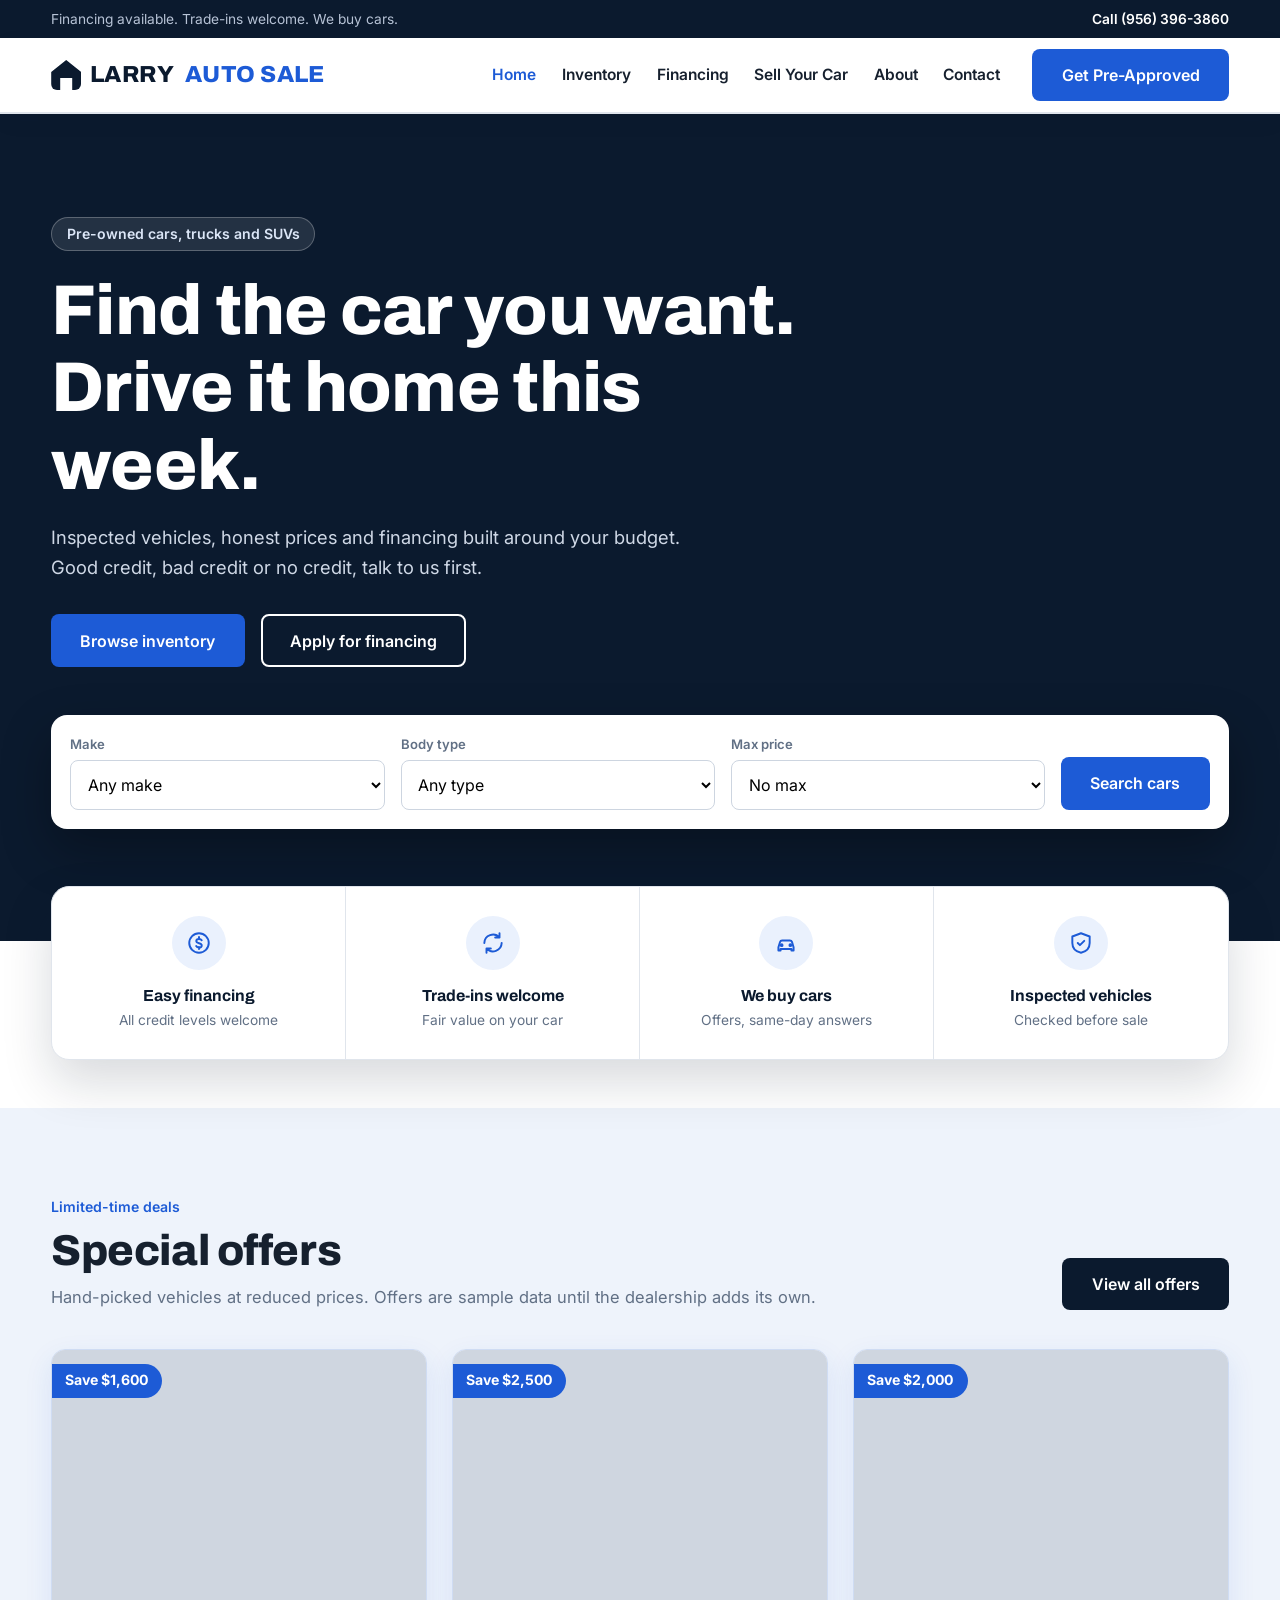
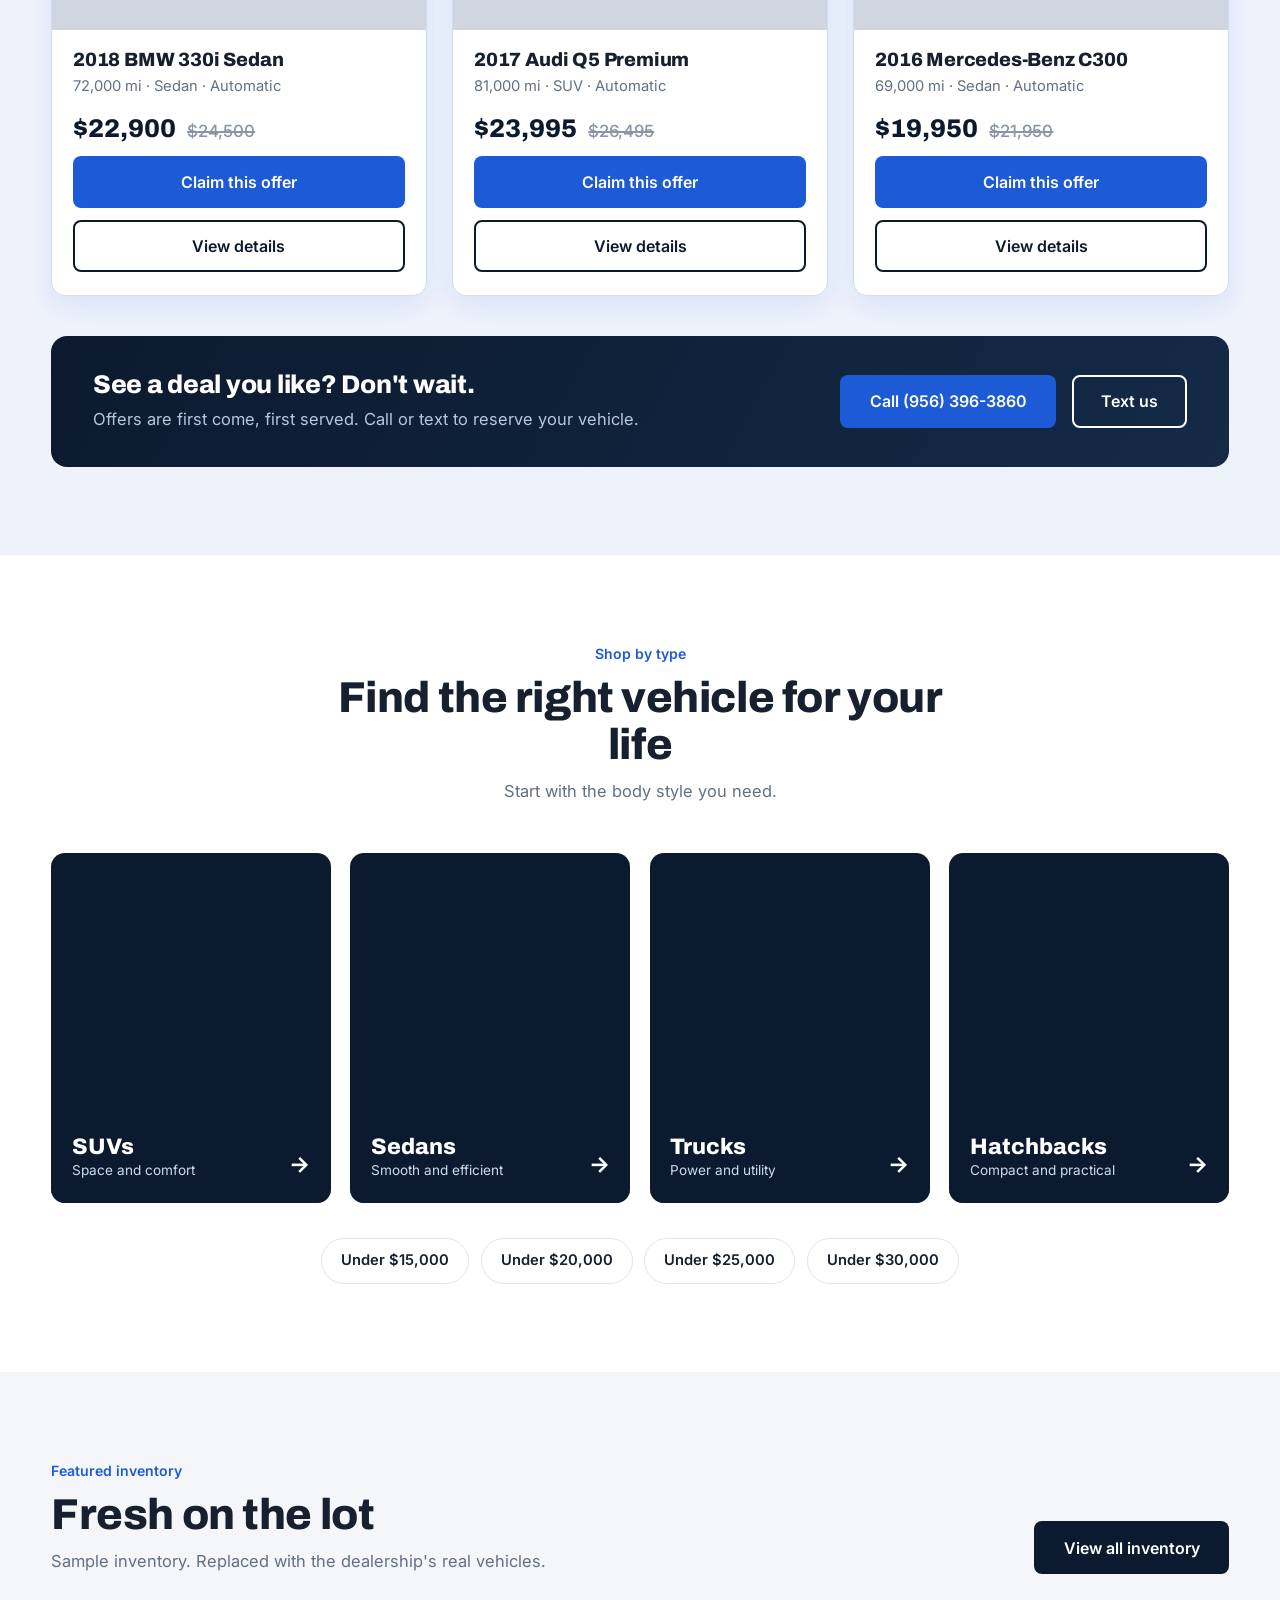
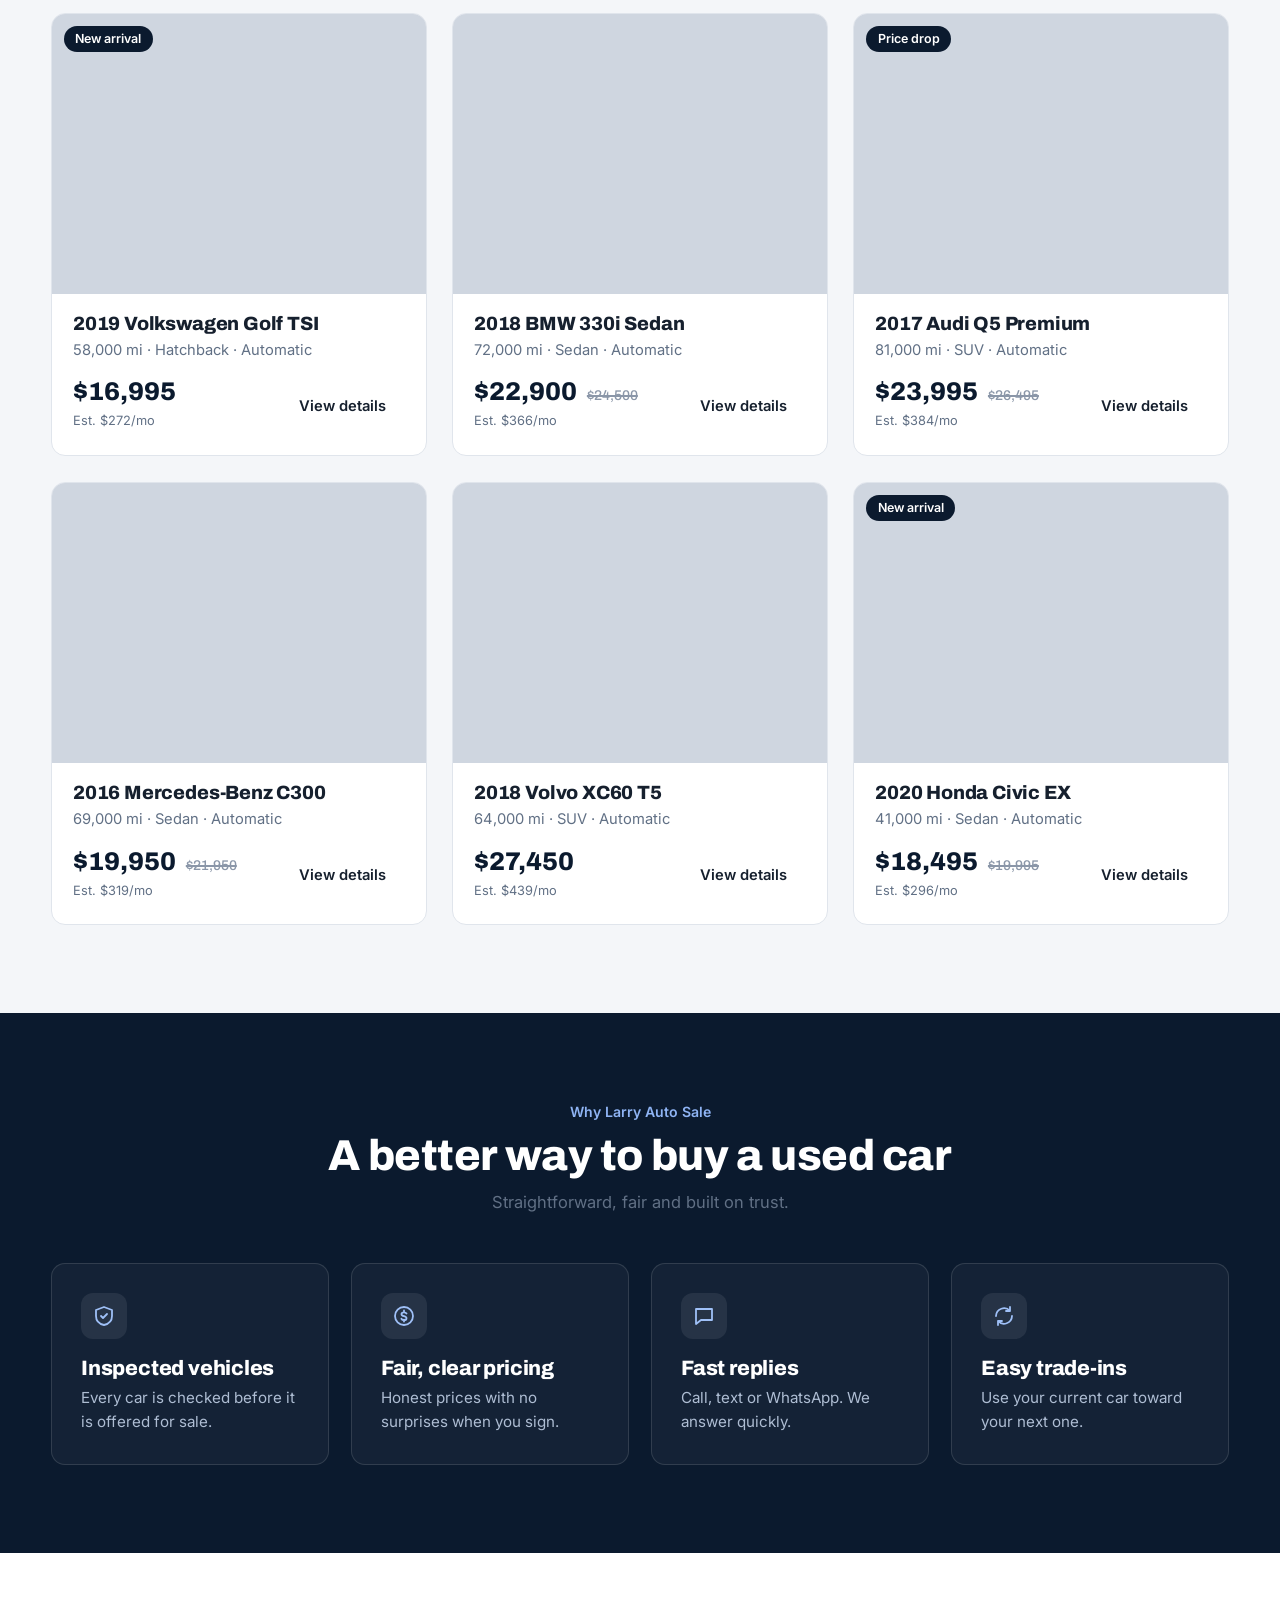
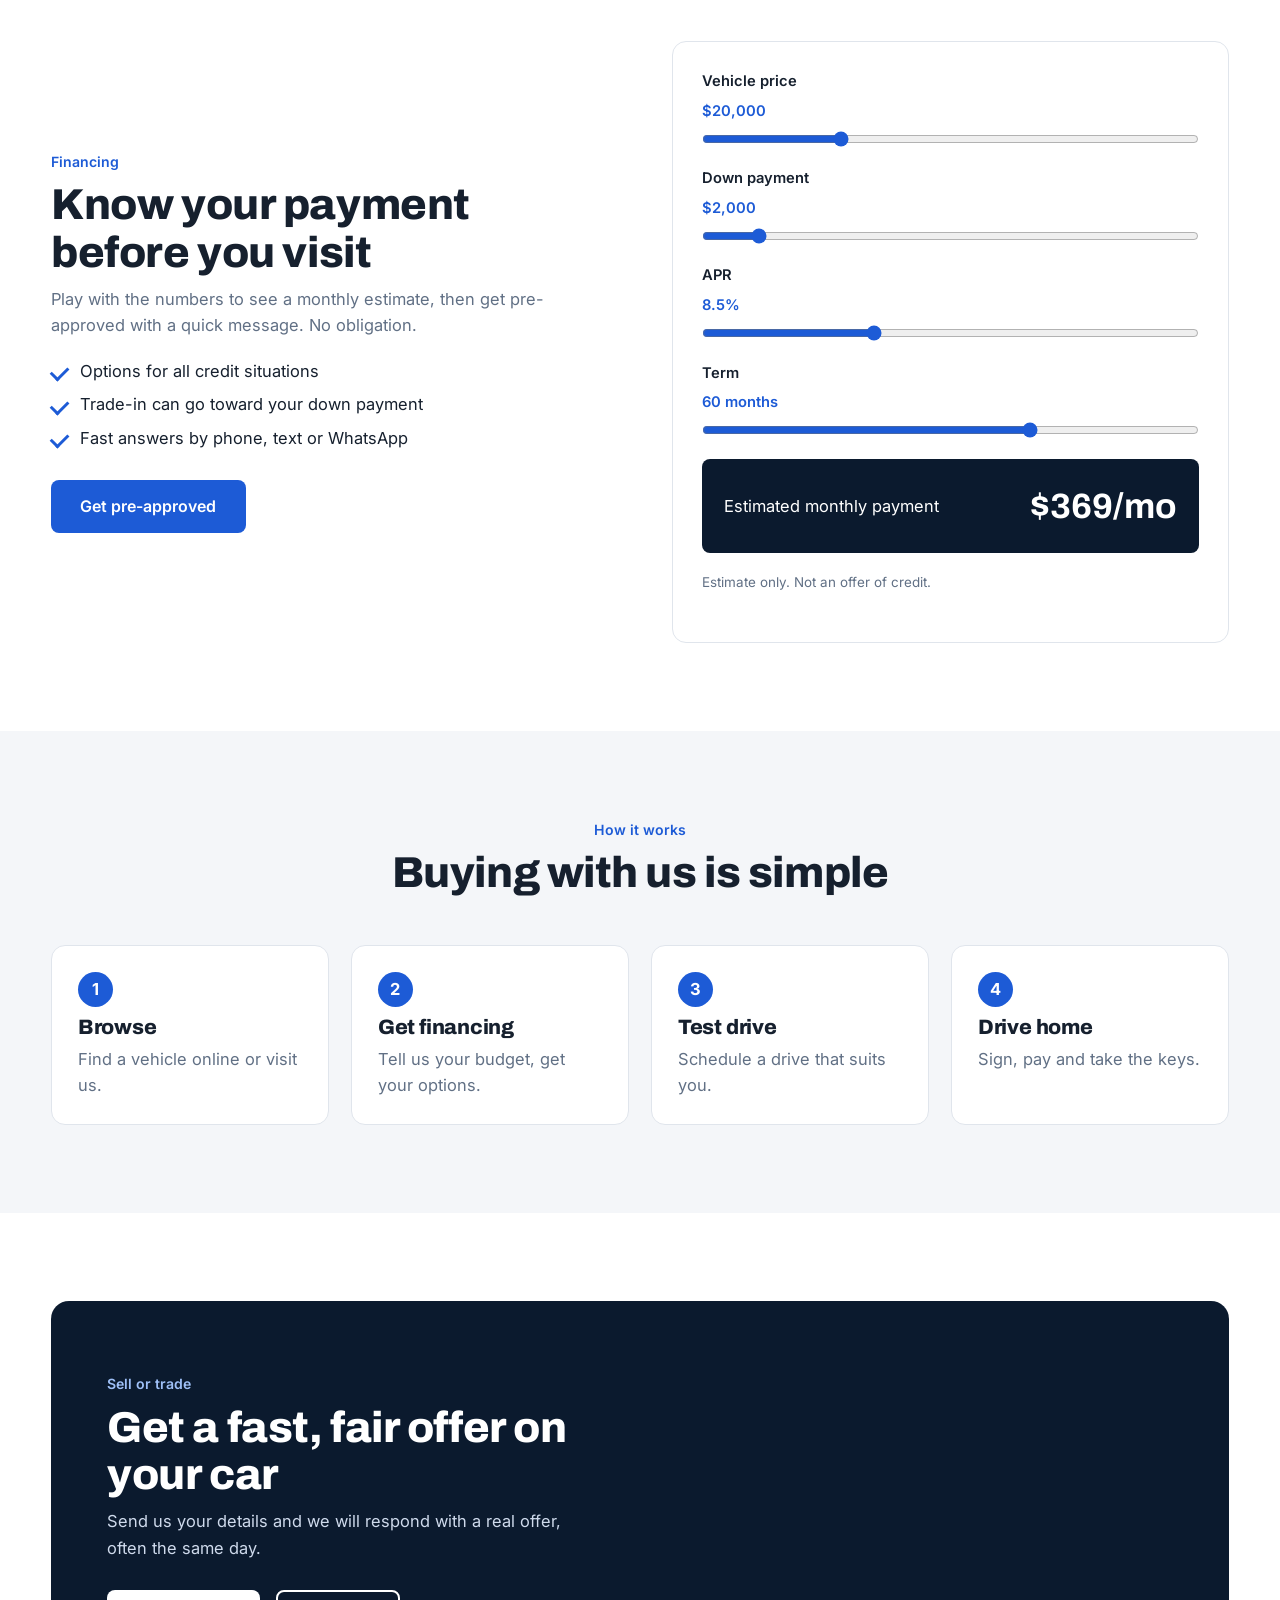
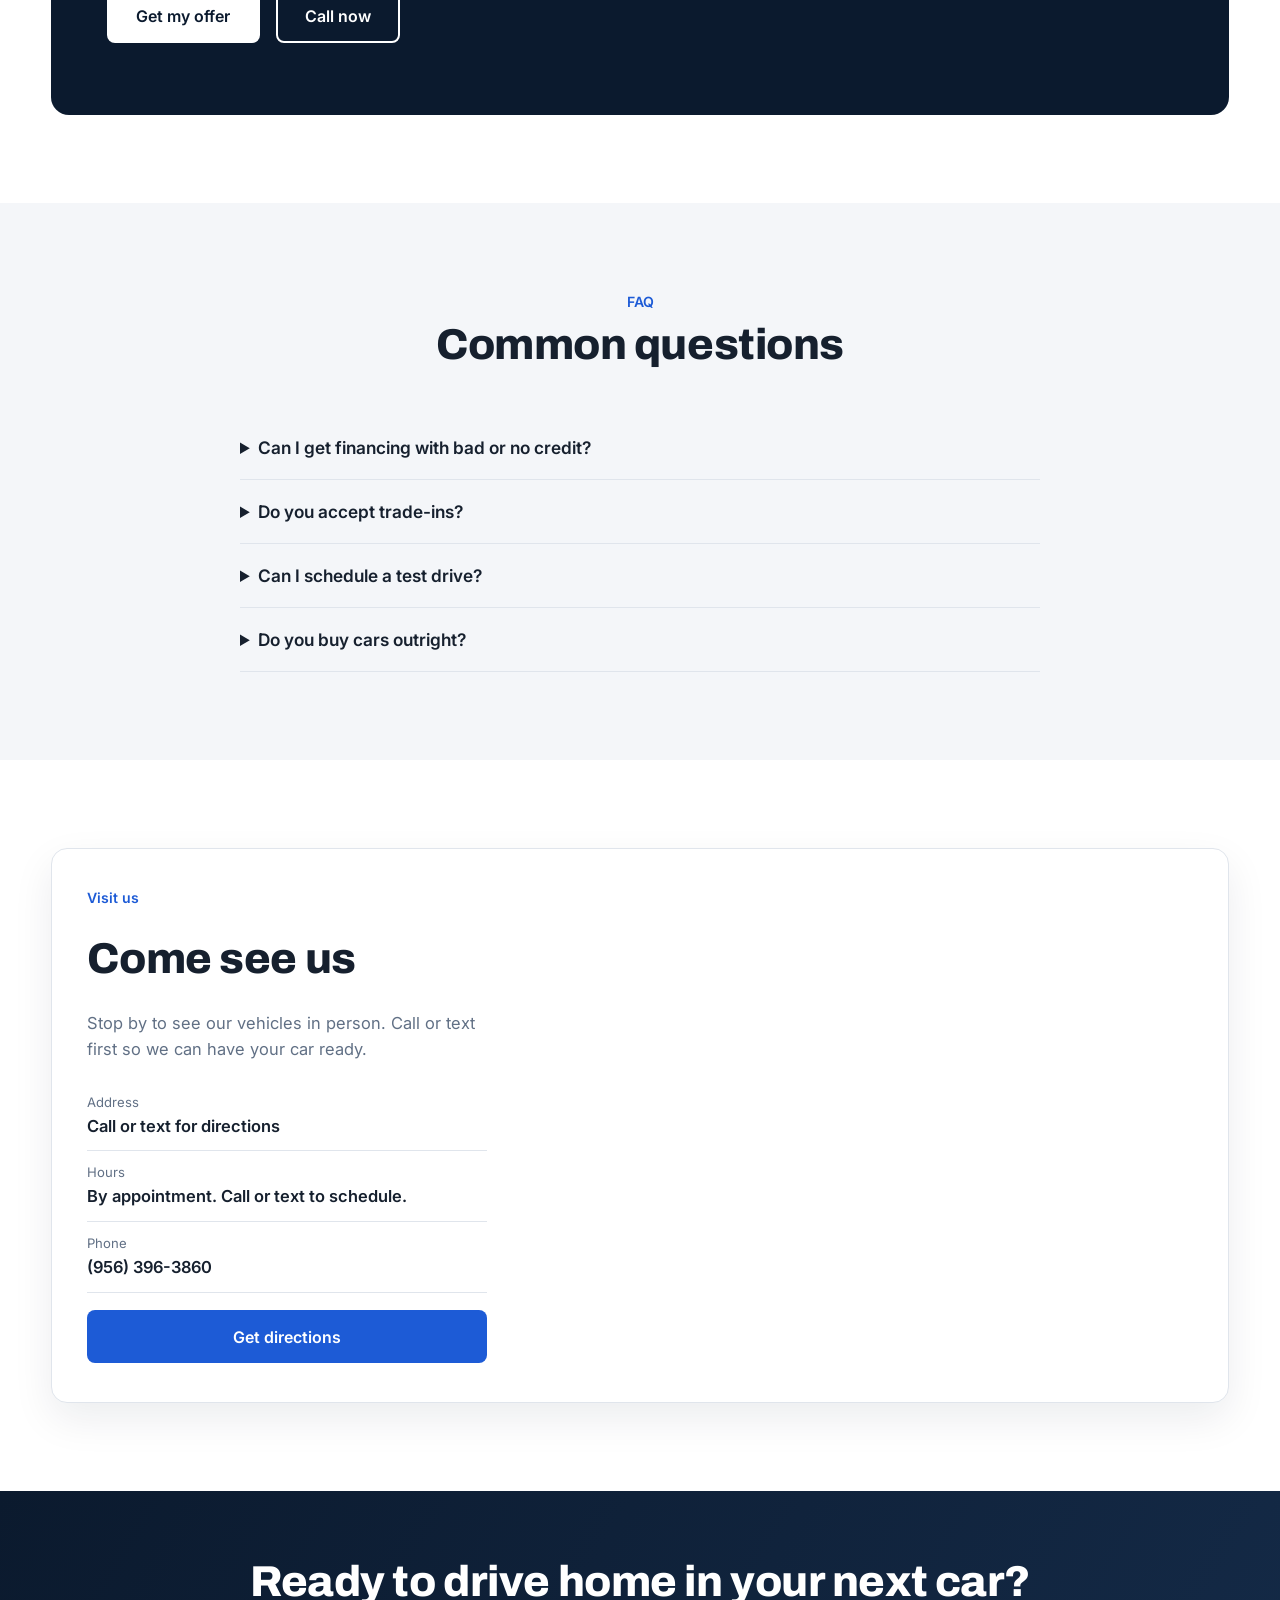
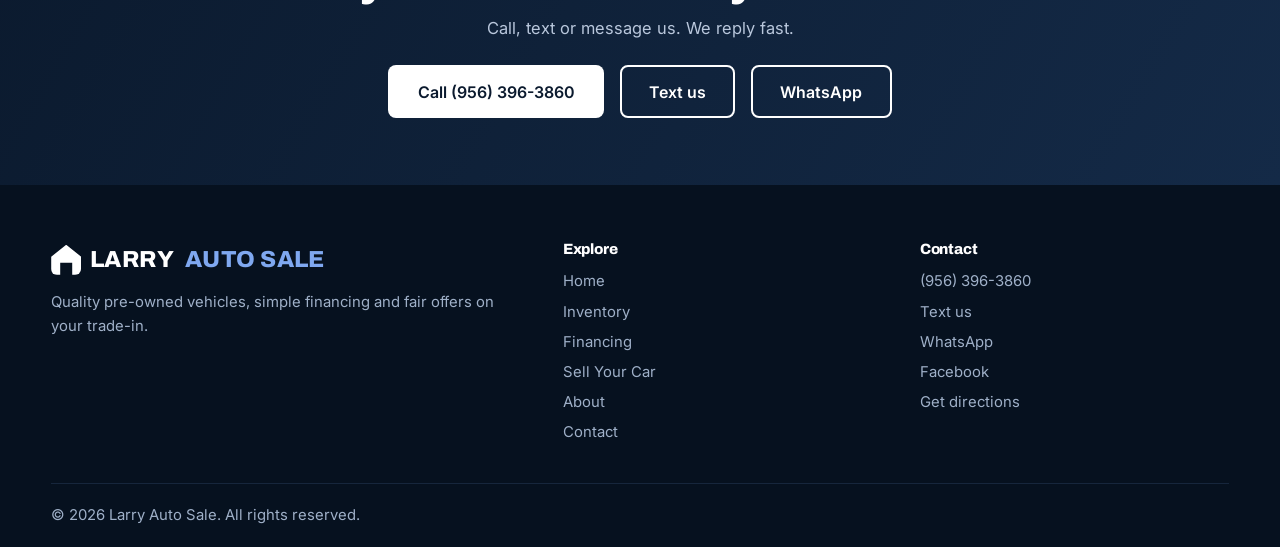
<file: index.html>
<!DOCTYPE html>
<html lang="en"><head><meta charset="UTF-8"><meta name="viewport" content="width=device-width, initial-scale=1">
<title>Quality Used Cars, Trucks & SUVs | Larry Auto Sale</title><meta name="description" content="Larry Auto Sale: quality pre-owned vehicles, easy financing, trade-ins and cash offers on your car.">
<link rel="preconnect" href="https://fonts.googleapis.com"><link rel="preconnect" href="https://fonts.gstatic.com" crossorigin>
<link href="https://fonts.googleapis.com/css2?family=Archivo:wght@600;700;800&family=Inter:wght@400;500;600&display=swap" rel="stylesheet">
<link rel="stylesheet" href="style.css"></head>
<body>
<div class="topbar"><div class="wrap"><span>Financing available. Trade-ins welcome. We buy cars.</span><a href="tel:+19563963860">Call (956) 396-3860</a></div></div>
<header class="header"><div class="wrap nav"><a href="index.html" class="logo"><i></i>LARRY<b>AUTO SALE</b></a>
<nav id="menu"><a href="index.html" class="act">Home</a><a href="inventory.html">Inventory</a><a href="financing.html">Financing</a><a href="sell-your-car.html">Sell Your Car</a><a href="about.html">About</a><a href="contact.html">Contact</a><a class="mcall" href="tel:+19563963860">Call (956) 396-3860</a></nav>
<a class="btn btn-pr nav-cta" href="financing.html">Get Pre-Approved</a>
<button class="burger" id="burger" aria-label="Menu"><span></span><span></span><span></span></button></div></header>

<section class="hero" data-img="photo-1503376780353-7e6692767b70"><div class="wrap hero-in">
<p class="pill">Pre-owned cars, trucks and SUVs</p>
<h1>Find the car you want. Drive it home this week.</h1>
<p class="sub">Inspected vehicles, honest prices and financing built around your budget. Good credit, bad credit or no credit, talk to us first.</p>
<div class="btns"><a class="btn btn-pr" href="inventory.html">Browse inventory</a><a class="btn btn-ghost" href="financing.html">Apply for financing</a></div>
<form class="hsearch" action="inventory.html"><label>Make<select name="make" id="hmake"><option value="">Any make</option></select></label><label>Body type<select name="body"><option value="">Any type</option><option>SUV</option><option>Sedan</option><option>Truck</option><option>Hatchback</option></select></label><label>Max price<select name="max"><option value="">No max</option><option value="15000">Under $15,000</option><option value="20000">Under $20,000</option><option value="25000">Under $25,000</option><option value="30000">Under $30,000</option></select></label><button class="btn btn-pr" type="submit">Search cars</button></form>
</div></section>
<section class="strip"><div class="wrap grid4"><div><span class="ico"><svg viewBox="0 0 24 24"><circle cx="12" cy="12" r="9"/><path d="M14.5 9.5c-.5-.8-1.3-1.2-2.5-1.2-1.5 0-2.5.8-2.5 1.9 0 2.7 5 1.3 5 4 0 1.1-1 2-2.5 2-1.2 0-2.1-.5-2.6-1.4M12 6.5v1.8M12 15.7v1.8"/></svg></span><div><b>Easy financing</b><span>All credit levels welcome</span></div></div><div><span class="ico"><svg viewBox="0 0 24 24"><path d="M4 12a8 8 0 0114-5M20 12a8 8 0 01-14 5M18 3v4h-4M6 21v-4h4"/></svg></span><div><b>Trade-ins welcome</b><span>Fair value on your car</span></div></div><div><span class="ico"><svg viewBox="0 0 24 24"><path d="M5 16l1.5-5a2 2 0 011.9-1.4h7.2a2 2 0 011.9 1.4L19 16v3h-2v-1.5H7V19H5z"/><circle cx="8" cy="14" r=".8"/><circle cx="16" cy="14" r=".8"/></svg></span><div><b>We buy cars</b><span>Offers, same-day answers</span></div></div><div><span class="ico"><svg viewBox="0 0 24 24"><path d="M12 3l8 3v6c0 5-3.5 8-8 9-4.5-1-8-4-8-9V6z"/><path d="M9 12l2 2 4-4"/></svg></span><div><b>Inspected vehicles</b><span>Checked before sale</span></div></div></div></section>
<section class="sec offers"><div class="wrap"><div class="head row"><div><span class="lab">Limited-time deals</span><h2>Special offers</h2><p>Hand-picked vehicles at reduced prices. Offers are sample data until the dealership adds its own.</p></div><a class="btn btn-navy" href="inventory.html?offers=1">View all offers</a></div><div class="grid3" id="offers"></div>
<div class="offerbar"><div><h3>See a deal you like? Don't wait.</h3><p>Offers are first come, first served. Call or text to reserve your vehicle.</p></div><div class="btns"><a class="btn btn-pr" href="tel:+19563963860">Call (956) 396-3860</a><a class="btn btn-ghost" href="sms:+19563963860">Text us</a></div></div></div></section>
<section class="sec"><div class="wrap"><div class="secH"><span class="lab">Shop by type</span><h2>Find the right vehicle for your life</h2><p>Start with the body style you need.</p></div><div class="tiles"><a class="tile" href="inventory.html?body=SUV" data-img="photo-1606664515524-ed2f786a0bd6" data-plain><span class="tt"><b>SUVs</b><em>Space and comfort</em></span><span class="ar" aria-hidden="true">→</span></a><a class="tile" href="inventory.html?body=Sedan" data-img="photo-1555215695-3004980ad54e" data-plain><span class="tt"><b>Sedans</b><em>Smooth and efficient</em></span><span class="ar" aria-hidden="true">→</span></a><a class="tile" href="inventory.html?body=Truck" data-img="photo-1492144534655-ae79c964c9d7" data-plain><span class="tt"><b>Trucks</b><em>Power and utility</em></span><span class="ar" aria-hidden="true">→</span></a><a class="tile" href="inventory.html?body=Hatchback" data-img="photo-1494976388531-d1058494cdd8" data-plain><span class="tt"><b>Hatchbacks</b><em>Compact and practical</em></span><span class="ar" aria-hidden="true">→</span></a></div>
<div class="chips"><a href="inventory.html?max=15000">Under $15,000</a><a href="inventory.html?max=20000">Under $20,000</a><a href="inventory.html?max=25000">Under $25,000</a><a href="inventory.html?max=30000">Under $30,000</a></div></div></section>
<section class="sec gray"><div class="wrap"><div class="head row"><div><span class="lab">Featured inventory</span><h2>Fresh on the lot</h2><p>Sample inventory. Replaced with the dealership's real vehicles.</p></div><a class="btn btn-navy" href="inventory.html">View all inventory</a></div><div class="grid3" id="featured"></div></div></section>
<section class="sec dark"><div class="wrap"><div class="secH"><span class="lab">Why Larry Auto Sale</span><h2>A better way to buy a used car</h2><p>Straightforward, fair and built on trust.</p></div><div class="whyg">
<div class="why"><span class="ico"><svg viewBox="0 0 24 24"><path d="M12 3l8 3v6c0 5-3.5 8-8 9-4.5-1-8-4-8-9V6z"/><path d="M9 12l2 2 4-4"/></svg></span><h3>Inspected vehicles</h3><p>Every car is checked before it is offered for sale.</p></div>
<div class="why"><span class="ico"><svg viewBox="0 0 24 24"><circle cx="12" cy="12" r="9"/><path d="M14.5 9.5c-.5-.8-1.3-1.2-2.5-1.2-1.5 0-2.5.8-2.5 1.9 0 2.7 5 1.3 5 4 0 1.1-1 2-2.5 2-1.2 0-2.1-.5-2.6-1.4M12 6.5v1.8M12 15.7v1.8"/></svg></span><h3>Fair, clear pricing</h3><p>Honest prices with no surprises when you sign.</p></div>
<div class="why"><span class="ico"><svg viewBox="0 0 24 24"><path d="M4 5h16v11H9l-5 4z"/></svg></span><h3>Fast replies</h3><p>Call, text or WhatsApp. We answer quickly.</p></div>
<div class="why"><span class="ico"><svg viewBox="0 0 24 24"><path d="M4 12a8 8 0 0114-5M20 12a8 8 0 01-14 5M18 3v4h-4M6 21v-4h4"/></svg></span><h3>Easy trade-ins</h3><p>Use your current car toward your next one.</p></div></div></div></section>
<section class="sec"><div class="wrap split"><div><span class="lab">Financing</span><h2>Know your payment before you visit</h2><p>Play with the numbers to see a monthly estimate, then get pre-approved with a quick message. No obligation.</p><ul class="ticks "><li>Options for all credit situations</li><li>Trade-in can go toward your down payment</li><li>Fast answers by phone, text or WhatsApp</li></ul><a class="btn btn-pr" href="financing.html">Get pre-approved</a></div><div class="calc"><label>Vehicle price <output id="o1"></output><input type="range" id="price" min="5000" max="60000" step="500" value="20000"></label>
<label>Down payment <output id="o2"></output><input type="range" id="down" min="0" max="20000" step="250" value="2000"></label>
<label>APR <output id="o3"></output><input type="range" id="apr" min="0" max="25" step="0.5" value="8.5"></label>
<label>Term <output id="o4"></output><input type="range" id="term" min="12" max="84" step="12" value="60"></label>
<div class="result"><span>Estimated monthly payment</span><strong id="monthly"></strong></div><p class="small">Estimate only. Not an offer of credit.</p></div></div></section>
<section class="sec gray"><div class="wrap"><div class="secH"><span class="lab">How it works</span><h2>Buying with us is simple</h2></div><div class="grid4 steps"><div><b>1</b><h3>Browse</h3><p>Find a vehicle online or visit us.</p></div><div><b>2</b><h3>Get financing</h3><p>Tell us your budget, get your options.</p></div><div><b>3</b><h3>Test drive</h3><p>Schedule a drive that suits you.</p></div><div><b>4</b><h3>Drive home</h3><p>Sign, pay and take the keys.</p></div></div></div></section>
<section class="sec"><div class="wrap"><div class="banner" data-img="photo-1552519507-da3b142c6e3d" data-plain><span class="lab" style="color:#9fc0f7">Sell or trade</span><h2>Get a fast, fair offer on your car</h2><p>Send us your details and we will respond with a real offer, often the same day.</p><div class="btns"><a class="btn btn-white" href="sell-your-car.html">Get my offer</a><a class="btn btn-ghost" href="tel:+19563963860">Call now</a></div></div></div></section>
<section class="sec gray"><div class="wrap narrow"><div class="secH"><span class="lab">FAQ</span><h2>Common questions</h2></div>
<details><summary>Can I get financing with bad or no credit?</summary><p>Call or message us. We work with many situations and will explain your options honestly.</p></details>
<details><summary>Do you accept trade-ins?</summary><p>Yes. Your trade-in can go toward the down payment on any vehicle.</p></details>
<details><summary>Can I schedule a test drive?</summary><p>Yes. Tap "Schedule a test drive" on any vehicle or call us to book a time.</p></details>
<details><summary>Do you buy cars outright?</summary><p>Yes. Send your car details and we will make you an offer.</p></details></div></section>
<section class="sec"><div class="wrap"><div class="mapwrap"><div class="mapinfo"><span class="lab">Visit us</span><h2>Come see us</h2><p>Stop by to see our vehicles in person. Call or text first so we can have your car ready.</p>
<dl><div><dt>Address</dt><dd id="addr">Call or text for directions</dd></div><div><dt>Hours</dt><dd>By appointment. Call or text to schedule.</dd></div><div><dt>Phone</dt><dd><a href="tel:+19563963860">(956) 396-3860</a></dd></div></dl>
<a class="btn btn-pr" data-dir target="_blank" rel="noopener">Get directions</a></div><iframe data-map title="Larry Auto Sale location" loading="lazy" referrerpolicy="no-referrer-when-downgrade"></iframe></div></div></section>
<section class="cta"><div class="wrap"><h2>Ready to drive home in your next car?</h2><p>Call, text or message us. We reply fast.</p>
<div class="btns"><a class="btn btn-white" href="tel:+19563963860">Call (956) 396-3860</a><a class="btn btn-ghost" href="sms:+19563963860">Text us</a><a class="btn btn-ghost" href="https://wa.me/19563963860" target="_blank" rel="noopener">WhatsApp</a></div></div></section>
<footer><div class="wrap fgrid">
<div><a href="index.html" class="logo light"><i></i>LARRY<b>AUTO SALE</b></a><p>Quality pre-owned vehicles, simple financing and fair offers on your trade-in.</p></div>
<div><h4>Explore</h4><a href="index.html">Home</a><a href="inventory.html">Inventory</a><a href="financing.html">Financing</a><a href="sell-your-car.html">Sell Your Car</a><a href="about.html">About</a><a href="contact.html">Contact</a></div>
<div><h4>Contact</h4><a href="tel:+19563963860">(956) 396-3860</a><a href="sms:+19563963860">Text us</a><a href="https://wa.me/19563963860" target="_blank" rel="noopener">WhatsApp</a><a href="https://www.facebook.com/share/1ABfrBquDR/" target="_blank" rel="noopener">Facebook</a><a href="contact.html#map">Get directions</a></div></div>
<div class="wrap copy">© <span id="yr"></span> Larry Auto Sale. All rights reserved.</div></footer>
<div class="mbar"><a href="tel:+19563963860">Call</a><a href="sms:+19563963860">Text</a><a class="g" href="https://wa.me/19563963860" target="_blank" rel="noopener">WhatsApp</a></div>
<script src="data.js"></script><script src="script.js"></script></body></html>
</file>
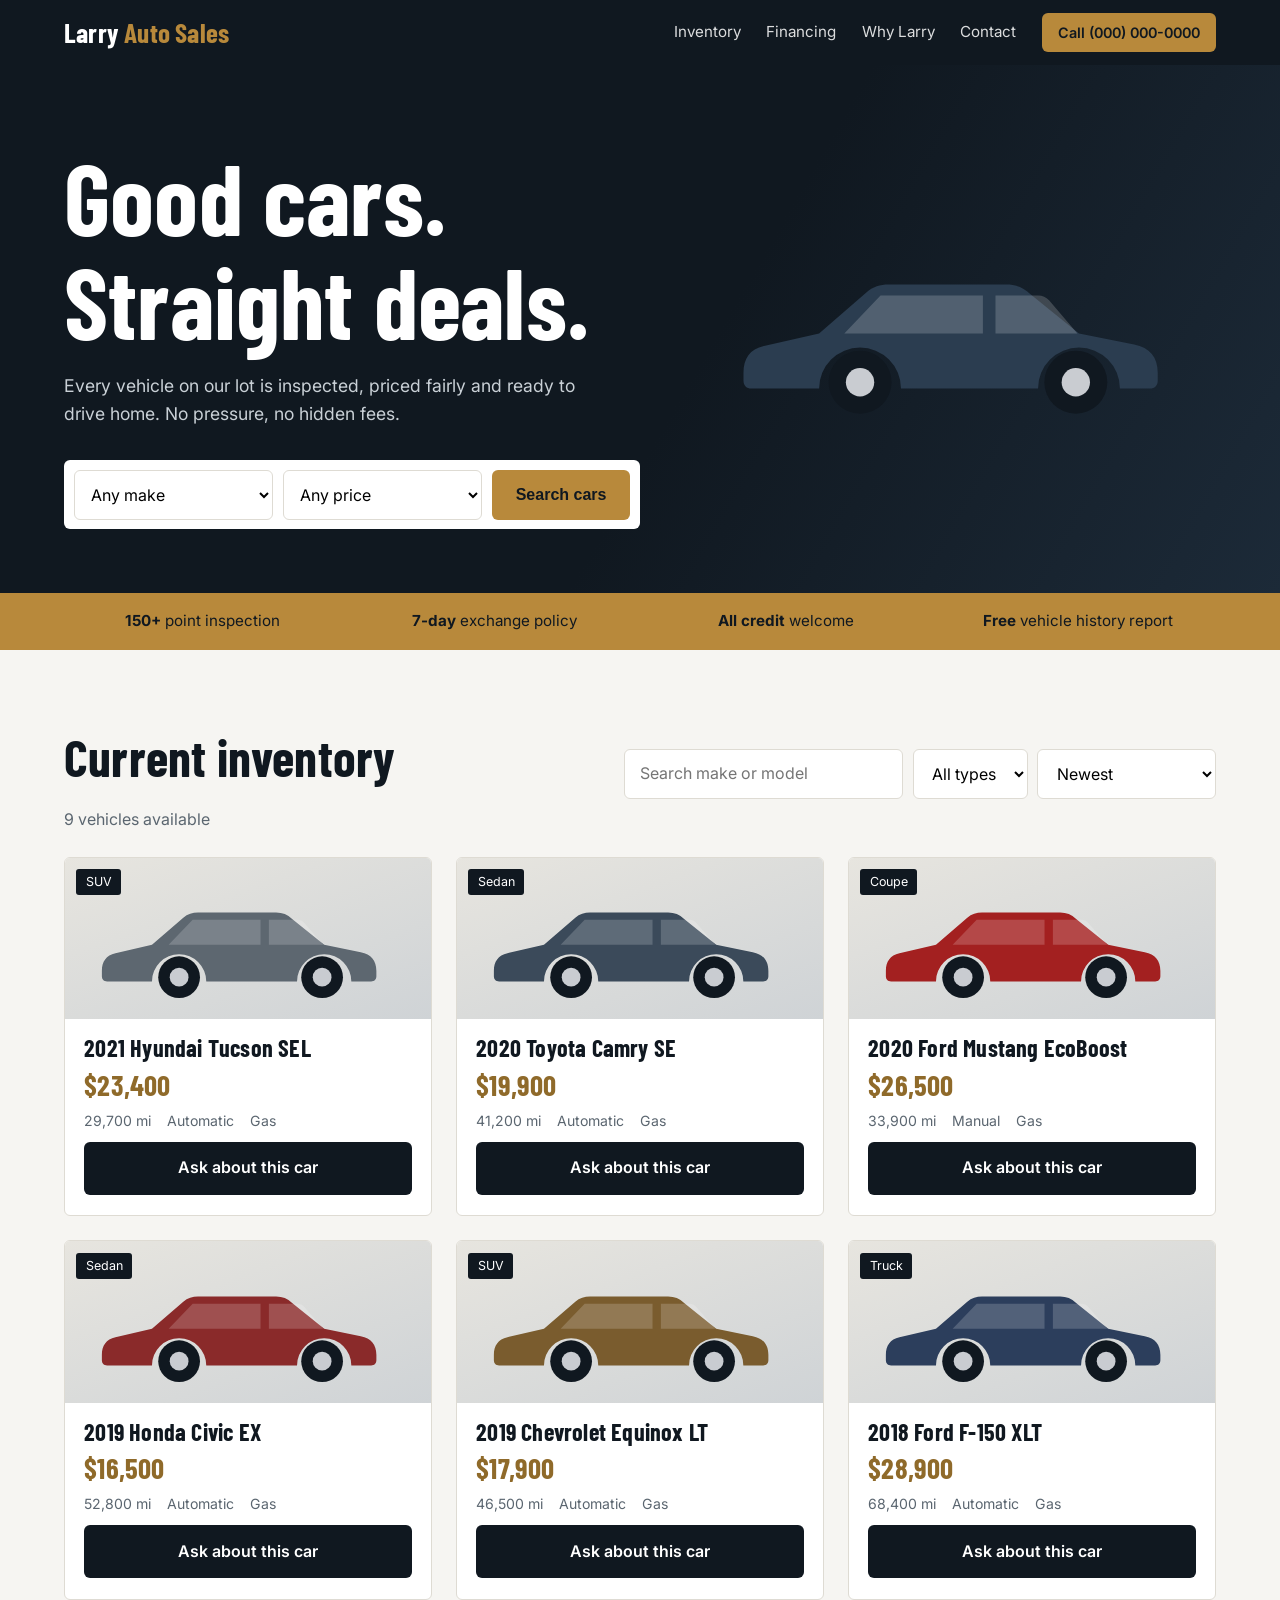
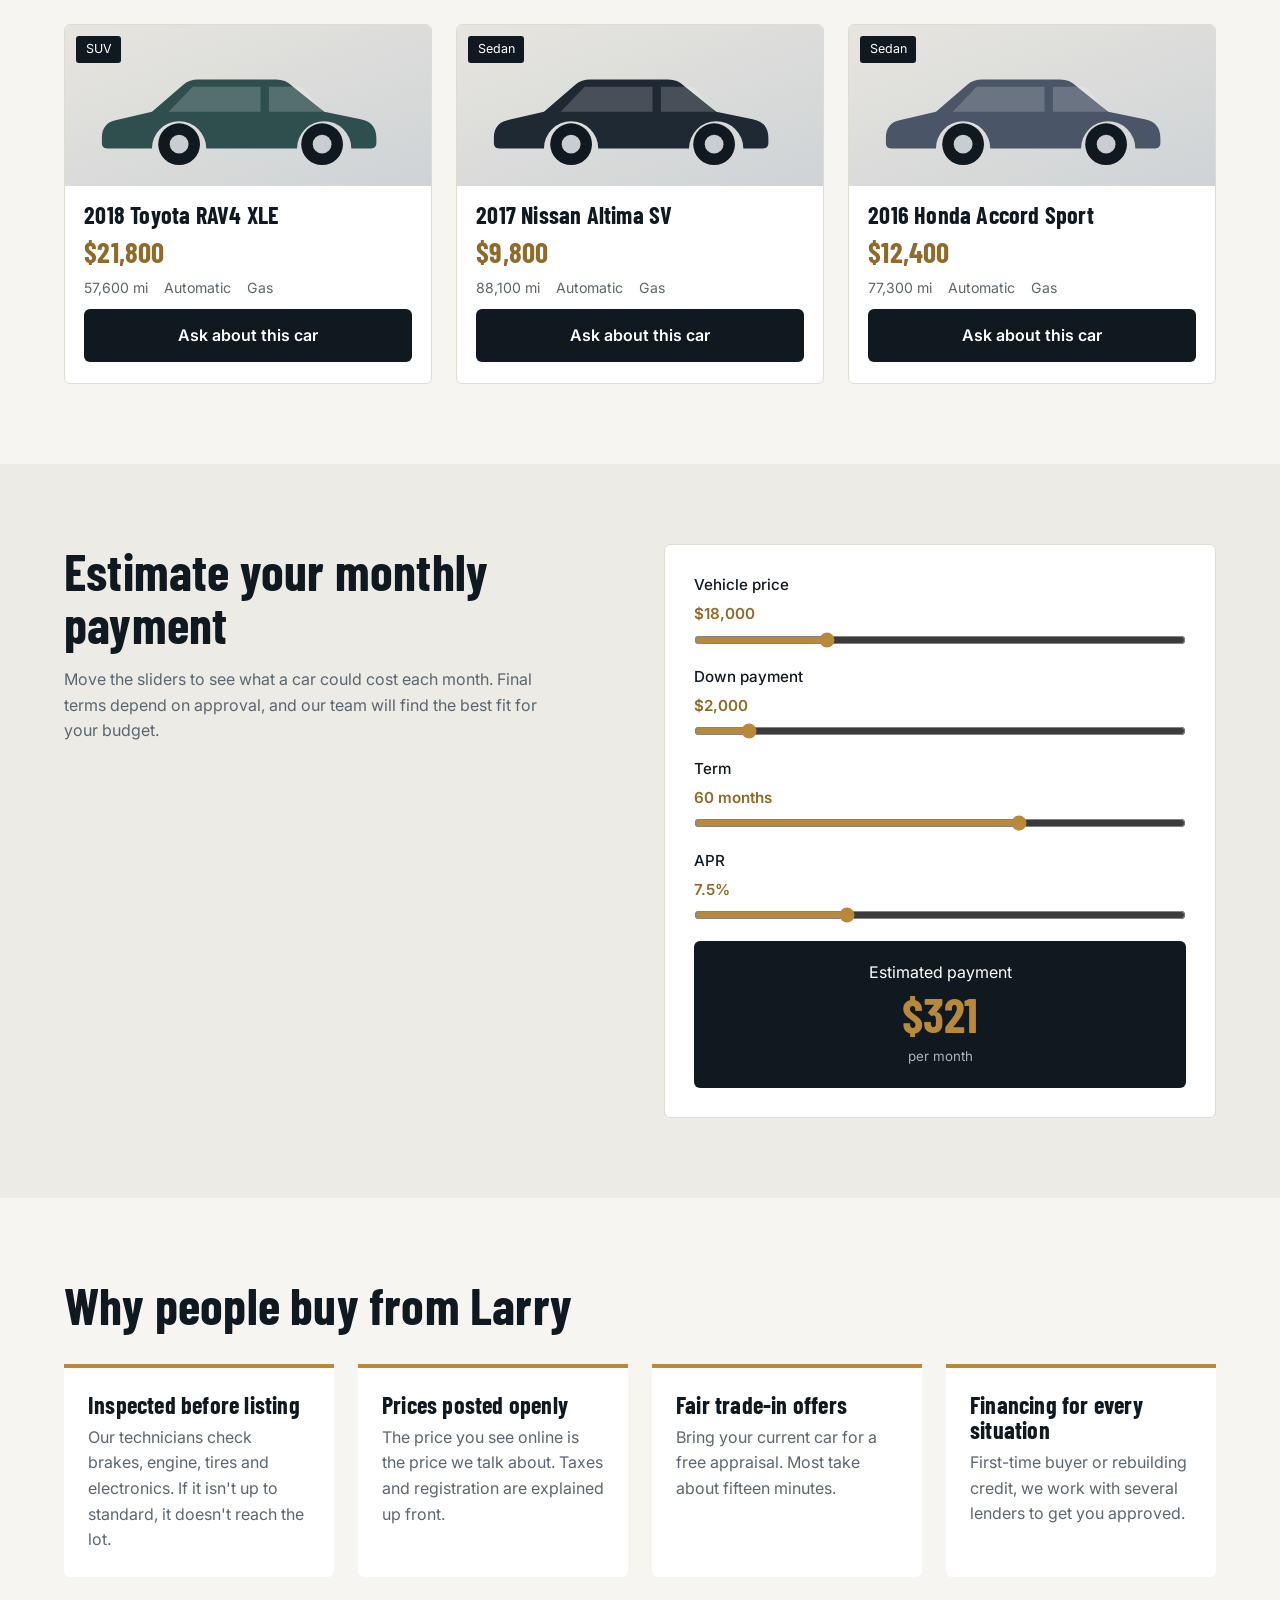
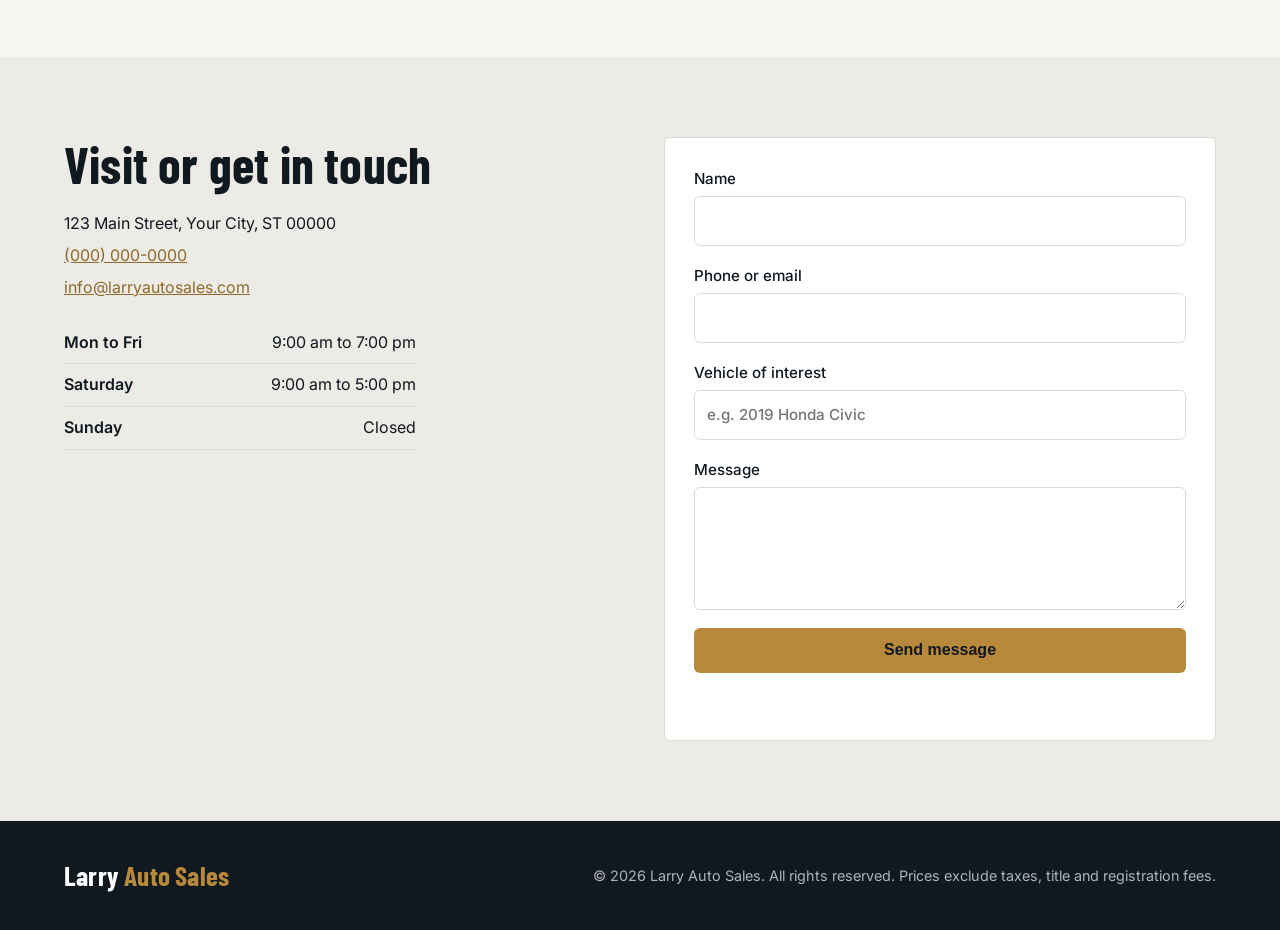
<file: larry-auto-sales/index.html>
<!DOCTYPE html>
<html lang="en">
<head>
<meta charset="UTF-8">
<meta name="viewport" content="width=device-width, initial-scale=1">
<title>Larry Auto Sales | Quality Used Cars, Honest Prices</title>
<meta name="description" content="Larry Auto Sales: inspected pre-owned cars, trucks and SUVs with simple financing and trade-ins.">
<link rel="preconnect" href="https://fonts.googleapis.com">
<link rel="preconnect" href="https://fonts.gstatic.com" crossorigin>
<link href="https://fonts.googleapis.com/css2?family=Barlow+Condensed:wght@600;700&family=Inter:wght@400;500;600&display=swap" rel="stylesheet">
<link rel="stylesheet" href="css/style.css">
</head>
<body>
<header class="nav" id="top">
  <a class="logo" href="#top">Larry <span>Auto Sales</span></a>
  <button class="burger" aria-label="Menu" aria-expanded="false"><i></i><i></i><i></i></button>
  <nav id="menu">
    <a href="#inventory">Inventory</a><a href="#finance">Financing</a><a href="#why">Why Larry</a><a href="#contact">Contact</a>
    <a class="btn btn-sm" href="tel:+10000000000">Call (000) 000-0000</a>
  </nav>
</header>

<section class="hero">
  <div class="hero-text">
    <h1>Good cars.<br>Straight deals.</h1>
    <p>Every vehicle on our lot is inspected, priced fairly and ready to drive home. No pressure, no hidden fees.</p>
    <form class="quick" id="quick">
      <select id="qMake" aria-label="Make"><option value="">Any make</option></select>
      <select id="qPrice" aria-label="Max price">
        <option value="">Any price</option><option value="10000">Under $10,000</option><option value="20000">Under $20,000</option><option value="30000">Under $30,000</option>
      </select>
      <button class="btn" type="submit">Search cars</button>
    </form>
  </div>
  <div class="hero-art" aria-hidden="true">
    <svg viewBox="0 0 640 260"><use href="#car"/></svg>
  </div>
</section>

<section class="strip">
  <div><b>150+</b> point inspection</div><div><b>7-day</b> exchange policy</div><div><b>All credit</b> welcome</div><div><b>Free</b> vehicle history report</div>
</section>

<section class="sec" id="inventory">
  <div class="head">
    <h2>Current inventory</h2>
    <div class="tools">
      <input id="search" type="search" placeholder="Search make or model" aria-label="Search">
      <select id="type" aria-label="Body type"><option value="">All types</option><option>Sedan</option><option>SUV</option><option>Truck</option><option>Coupe</option></select>
      <select id="sort" aria-label="Sort"><option value="new">Newest</option><option value="low">Price: low to high</option><option value="high">Price: high to low</option><option value="miles">Lowest mileage</option></select>
    </div>
  </div>
  <p class="count" id="count" aria-live="polite"></p>
  <div class="grid" id="grid"></div>
</section>

<section class="sec alt" id="finance">
  <div class="split">
    <div>
      <h2>Estimate your monthly payment</h2>
      <p>Move the sliders to see what a car could cost each month. Final terms depend on approval, and our team will find the best fit for your budget.</p>
    </div>
    <div class="calc">
      <label>Vehicle price <output id="oP"></output><input id="cP" type="range" min="3000" max="60000" step="500" value="18000"></label>
      <label>Down payment <output id="oD"></output><input id="cD" type="range" min="0" max="20000" step="250" value="2000"></label>
      <label>Term <output id="oT"></output><input id="cT" type="range" min="12" max="84" step="12" value="60"></label>
      <label>APR <output id="oA"></output><input id="cA" type="range" min="2" max="20" step="0.5" value="7.5"></label>
      <div class="result"><span>Estimated payment</span><strong id="pay"></strong><small>per month</small></div>
    </div>
  </div>
</section>

<section class="sec" id="why">
  <h2>Why people buy from Larry</h2>
  <div class="cards">
    <article><h3>Inspected before listing</h3><p>Our technicians check brakes, engine, tires and electronics. If it isn't up to standard, it doesn't reach the lot.</p></article>
    <article><h3>Prices posted openly</h3><p>The price you see online is the price we talk about. Taxes and registration are explained up front.</p></article>
    <article><h3>Fair trade-in offers</h3><p>Bring your current car for a free appraisal. Most take about fifteen minutes.</p></article>
    <article><h3>Financing for every situation</h3><p>First-time buyer or rebuilding credit, we work with several lenders to get you approved.</p></article>
  </div>
</section>

<section class="sec alt" id="contact">
  <div class="split">
    <div>
      <h2>Visit or get in touch</h2>
      <address>
        123 Main Street, Your City, ST 00000<br>
        <a href="tel:+10000000000">(000) 000-0000</a><br>
        <a href="mailto:info@larryautosales.com">info@larryautosales.com</a>
      </address>
      <ul class="hours"><li><span>Mon to Fri</span>9:00 am to 7:00 pm</li><li><span>Saturday</span>9:00 am to 5:00 pm</li><li><span>Sunday</span>Closed</li></ul>
    </div>
    <form class="form" id="form" novalidate>
      <label>Name<input name="name" required autocomplete="name"></label>
      <label>Phone or email<input name="contact" required></label>
      <label>Vehicle of interest<input name="car" id="fCar" placeholder="e.g. 2019 Honda Civic"></label>
      <label>Message<textarea name="msg" rows="4"></textarea></label>
      <button class="btn" type="submit">Send message</button>
      <p class="note" id="note" role="status"></p>
    </form>
  </div>
</section>

<footer>
  <div class="logo">Larry <span>Auto Sales</span></div>
  <p>&copy; <span id="yr"></span> Larry Auto Sales. All rights reserved. Prices exclude taxes, title and registration fees.</p>
</footer>

<svg width="0" height="0" style="position:absolute">
  <symbol id="car" viewBox="0 0 640 260">
    <path d="M40 180c0-18 8-30 26-34l70-16 60-52c8-7 18-10 28-10h150c12 0 22 4 30 12l62 50 70 14c20 4 30 16 30 36v10c0 6-4 10-10 10h-38a52 52 0 0 0-104 0H240a52 52 0 0 0-104 0H50c-6 0-10-4-10-10z" fill="currentColor"/>
    <path d="M214 82h130v48H168zM360 82h54c6 0 10 2 14 6l36 42H360z" fill="#fff" opacity=".18"/>
    <g fill="#101820"><circle cx="188" cy="192" r="40"/><circle cx="462" cy="192" r="40"/></g>
    <g fill="#c9ccd1"><circle cx="188" cy="192" r="18"/><circle cx="462" cy="192" r="18"/></g>
  </symbol>
</svg>
<script src="js/main.js"></script>
</body>
</html>
</file>
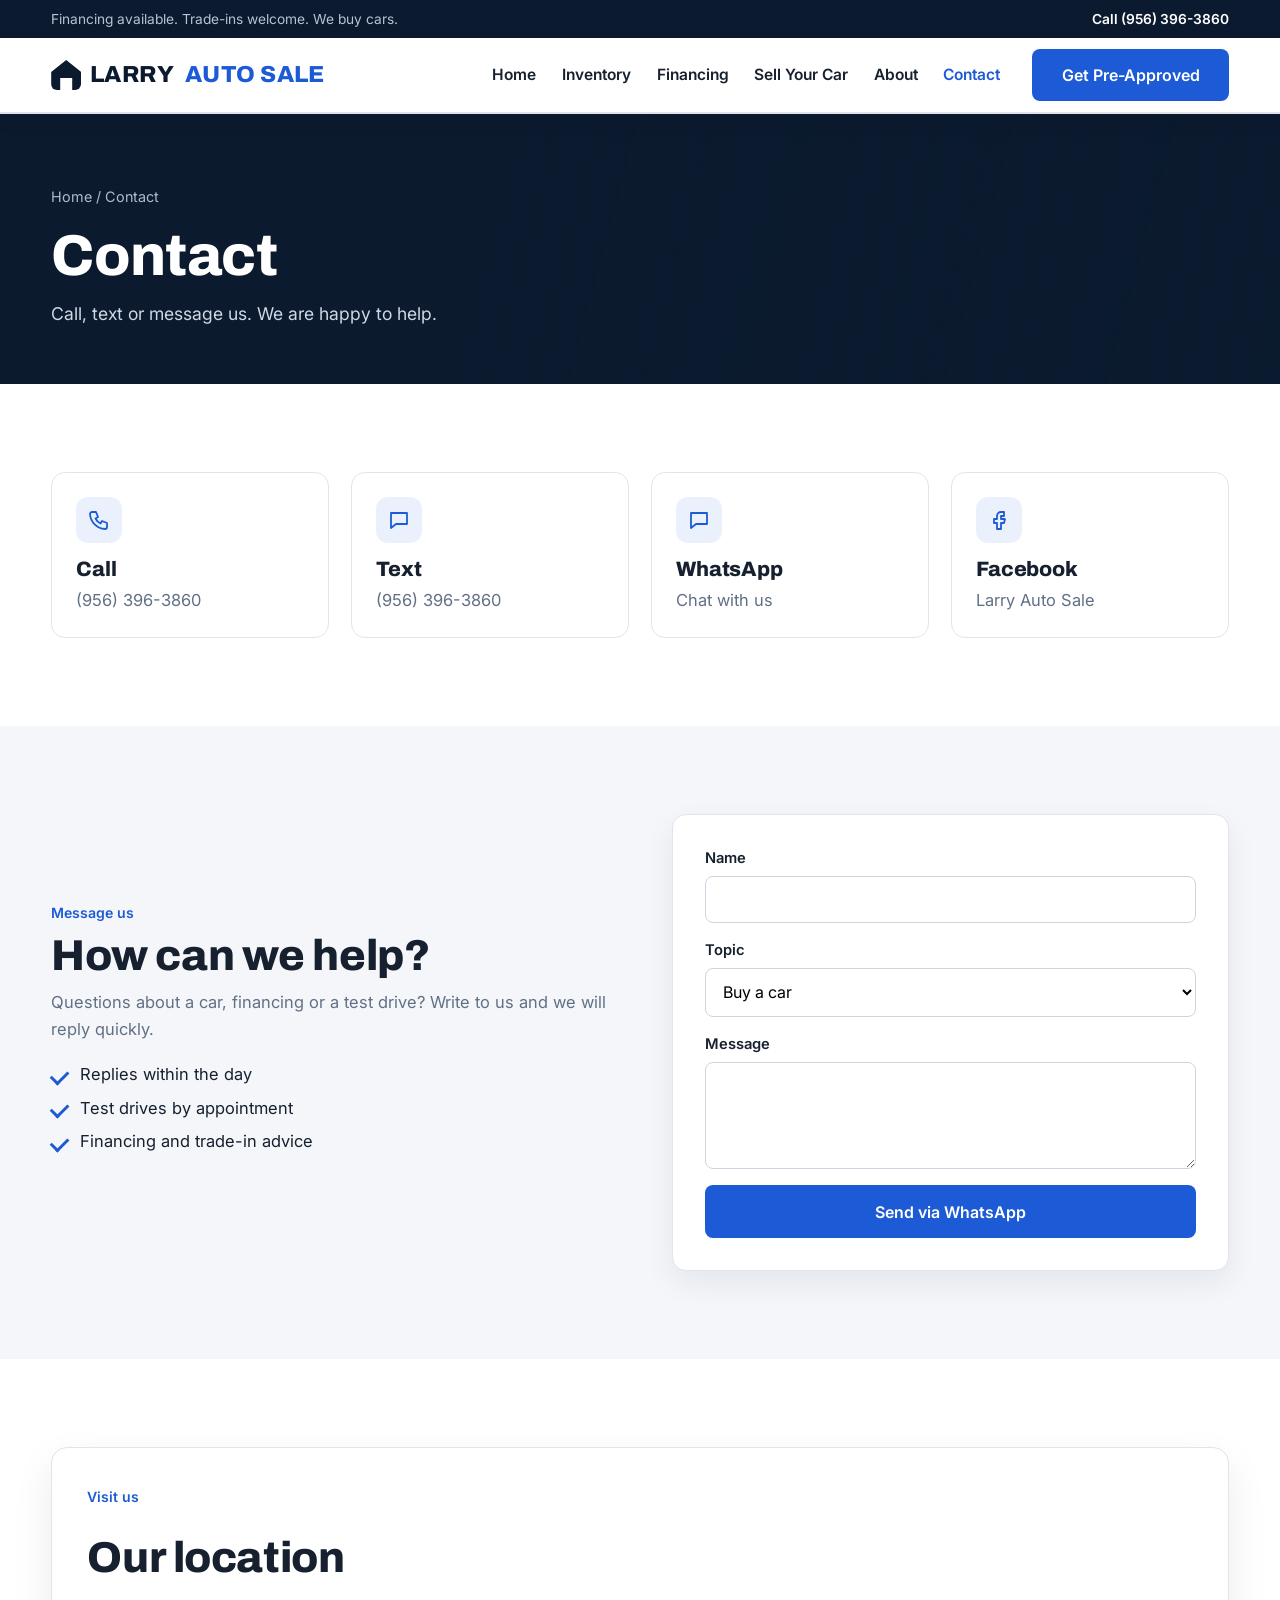
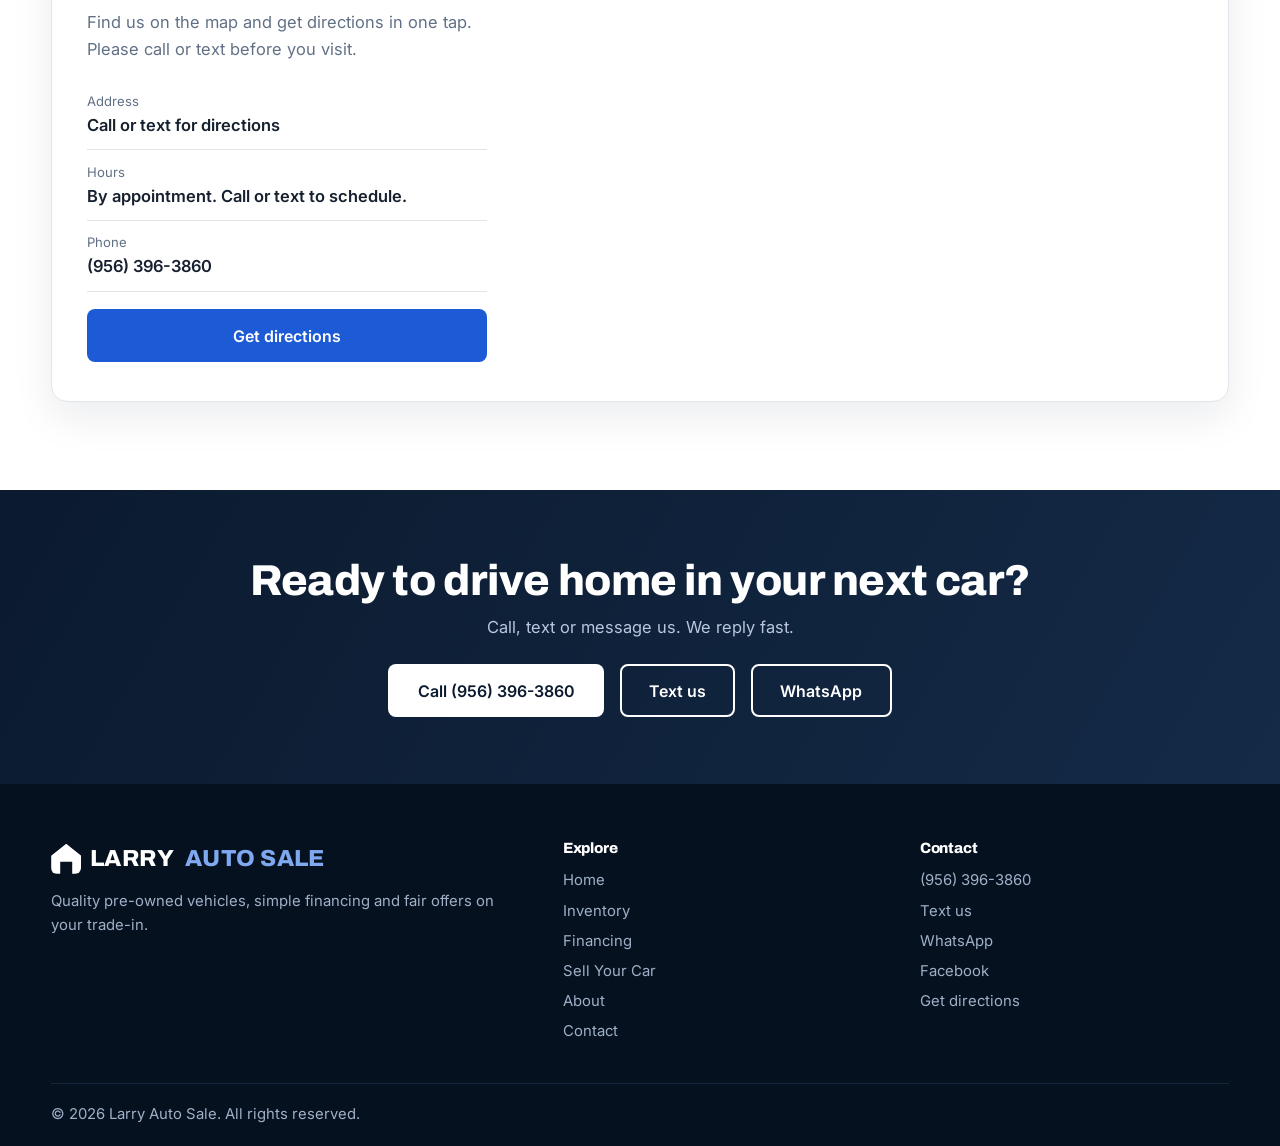
<file: contact.html>
<!DOCTYPE html>
<html lang="en"><head><meta charset="UTF-8"><meta name="viewport" content="width=device-width, initial-scale=1">
<title>Contact & Location | Larry Auto Sale</title><meta name="description" content="Call, text or message Larry Auto Sale. Find our location and schedule a test drive.">
<link rel="preconnect" href="https://fonts.googleapis.com"><link rel="preconnect" href="https://fonts.gstatic.com" crossorigin>
<link href="https://fonts.googleapis.com/css2?family=Archivo:wght@600;700;800&family=Inter:wght@400;500;600&display=swap" rel="stylesheet">
<link rel="stylesheet" href="style.css"></head>
<body>
<div class="topbar"><div class="wrap"><span>Financing available. Trade-ins welcome. We buy cars.</span><a href="tel:+19563963860">Call (956) 396-3860</a></div></div>
<header class="header"><div class="wrap nav"><a href="index.html" class="logo"><i></i>LARRY<b>AUTO SALE</b></a>
<nav id="menu"><a href="index.html">Home</a><a href="inventory.html">Inventory</a><a href="financing.html">Financing</a><a href="sell-your-car.html">Sell Your Car</a><a href="about.html">About</a><a href="contact.html" class="act">Contact</a><a class="mcall" href="tel:+19563963860">Call (956) 396-3860</a></nav>
<a class="btn btn-pr nav-cta" href="financing.html">Get Pre-Approved</a>
<button class="burger" id="burger" aria-label="Menu"><span></span><span></span><span></span></button></div></header>
<section class="phero" data-img="photo-1503376780353-7e6692767b70"><div class="wrap"><div class="crumb"><a href="index.html">Home</a> / Contact</div><h1>Contact</h1><p>Call, text or message us. We are happy to help.</p></div></section>
<section class="sec"><div class="wrap"><div class="grid4 cinfo">
<a class="cbox" href="tel:+19563963860"><span class="ico"><svg viewBox="0 0 24 24"><path d="M5 4h4l2 5-2.5 1.5a11 11 0 005 5L15 13l5 2v4a2 2 0 01-2 2A16 16 0 013 6a2 2 0 012-2z"/></svg></span><h3>Call</h3><p>(956) 396-3860</p></a><a class="cbox" href="sms:+19563963860"><span class="ico"><svg viewBox="0 0 24 24"><path d="M4 5h16v11H9l-5 4z"/></svg></span><h3>Text</h3><p>(956) 396-3860</p></a>
<a class="cbox" href="https://wa.me/19563963860" target="_blank" rel="noopener"><span class="ico"><svg viewBox="0 0 24 24"><path d="M4 5h16v11H9l-5 4z"/></svg></span><h3>WhatsApp</h3><p>Chat with us</p></a><a class="cbox" href="https://www.facebook.com/share/1ABfrBquDR/" target="_blank" rel="noopener"><span class="ico"><svg viewBox="0 0 24 24"><path d="M14 8h3V4h-3a4 4 0 00-4 4v3H7v4h3v6h4v-6h3l1-4h-4V8z"/></svg></span><h3>Facebook</h3><p>Larry Auto Sale</p></a></div></div></section>
<section class="sec gray"><div class="wrap split"><div><span class="lab">Message us</span><h2>How can we help?</h2><p>Questions about a car, financing or a test drive? Write to us and we will reply quickly.</p><ul class="ticks "><li>Replies within the day</li><li>Test drives by appointment</li><li>Financing and trade-in advice</li></ul></div>
<form class="card-form" id="contactForm"><label>Name<input name="name" required></label><label>Topic<select name="topic"><option>Buy a car</option><option>Financing</option><option>Sell or trade my car</option><option>Schedule a test drive</option></select></label><label>Message<textarea name="msg" rows="4"></textarea></label><button class="btn btn-pr" type="submit">Send via WhatsApp</button></form></div></section>
<section class="sec" id="map"><div class="wrap"><div class="mapwrap"><div class="mapinfo"><span class="lab">Visit us</span><h2>Our location</h2><p>Find us on the map and get directions in one tap. Please call or text before you visit.</p>
<dl><div><dt>Address</dt><dd id="addr">Call or text for directions</dd></div><div><dt>Hours</dt><dd>By appointment. Call or text to schedule.</dd></div><div><dt>Phone</dt><dd><a href="tel:+19563963860">(956) 396-3860</a></dd></div></dl>
<a class="btn btn-pr" data-dir target="_blank" rel="noopener">Get directions</a></div><iframe data-map title="Larry Auto Sale location" loading="lazy" referrerpolicy="no-referrer-when-downgrade"></iframe></div></div></section>
<section class="cta"><div class="wrap"><h2>Ready to drive home in your next car?</h2><p>Call, text or message us. We reply fast.</p>
<div class="btns"><a class="btn btn-white" href="tel:+19563963860">Call (956) 396-3860</a><a class="btn btn-ghost" href="sms:+19563963860">Text us</a><a class="btn btn-ghost" href="https://wa.me/19563963860" target="_blank" rel="noopener">WhatsApp</a></div></div></section>
<footer><div class="wrap fgrid">
<div><a href="index.html" class="logo light"><i></i>LARRY<b>AUTO SALE</b></a><p>Quality pre-owned vehicles, simple financing and fair offers on your trade-in.</p></div>
<div><h4>Explore</h4><a href="index.html">Home</a><a href="inventory.html">Inventory</a><a href="financing.html">Financing</a><a href="sell-your-car.html">Sell Your Car</a><a href="about.html">About</a><a href="contact.html">Contact</a></div>
<div><h4>Contact</h4><a href="tel:+19563963860">(956) 396-3860</a><a href="sms:+19563963860">Text us</a><a href="https://wa.me/19563963860" target="_blank" rel="noopener">WhatsApp</a><a href="https://www.facebook.com/share/1ABfrBquDR/" target="_blank" rel="noopener">Facebook</a><a href="contact.html#map">Get directions</a></div></div>
<div class="wrap copy">© <span id="yr"></span> Larry Auto Sale. All rights reserved.</div></footer>
<div class="mbar"><a href="tel:+19563963860">Call</a><a href="sms:+19563963860">Text</a><a class="g" href="https://wa.me/19563963860" target="_blank" rel="noopener">WhatsApp</a></div>
<script src="data.js"></script><script src="script.js"></script></body></html>
</file>
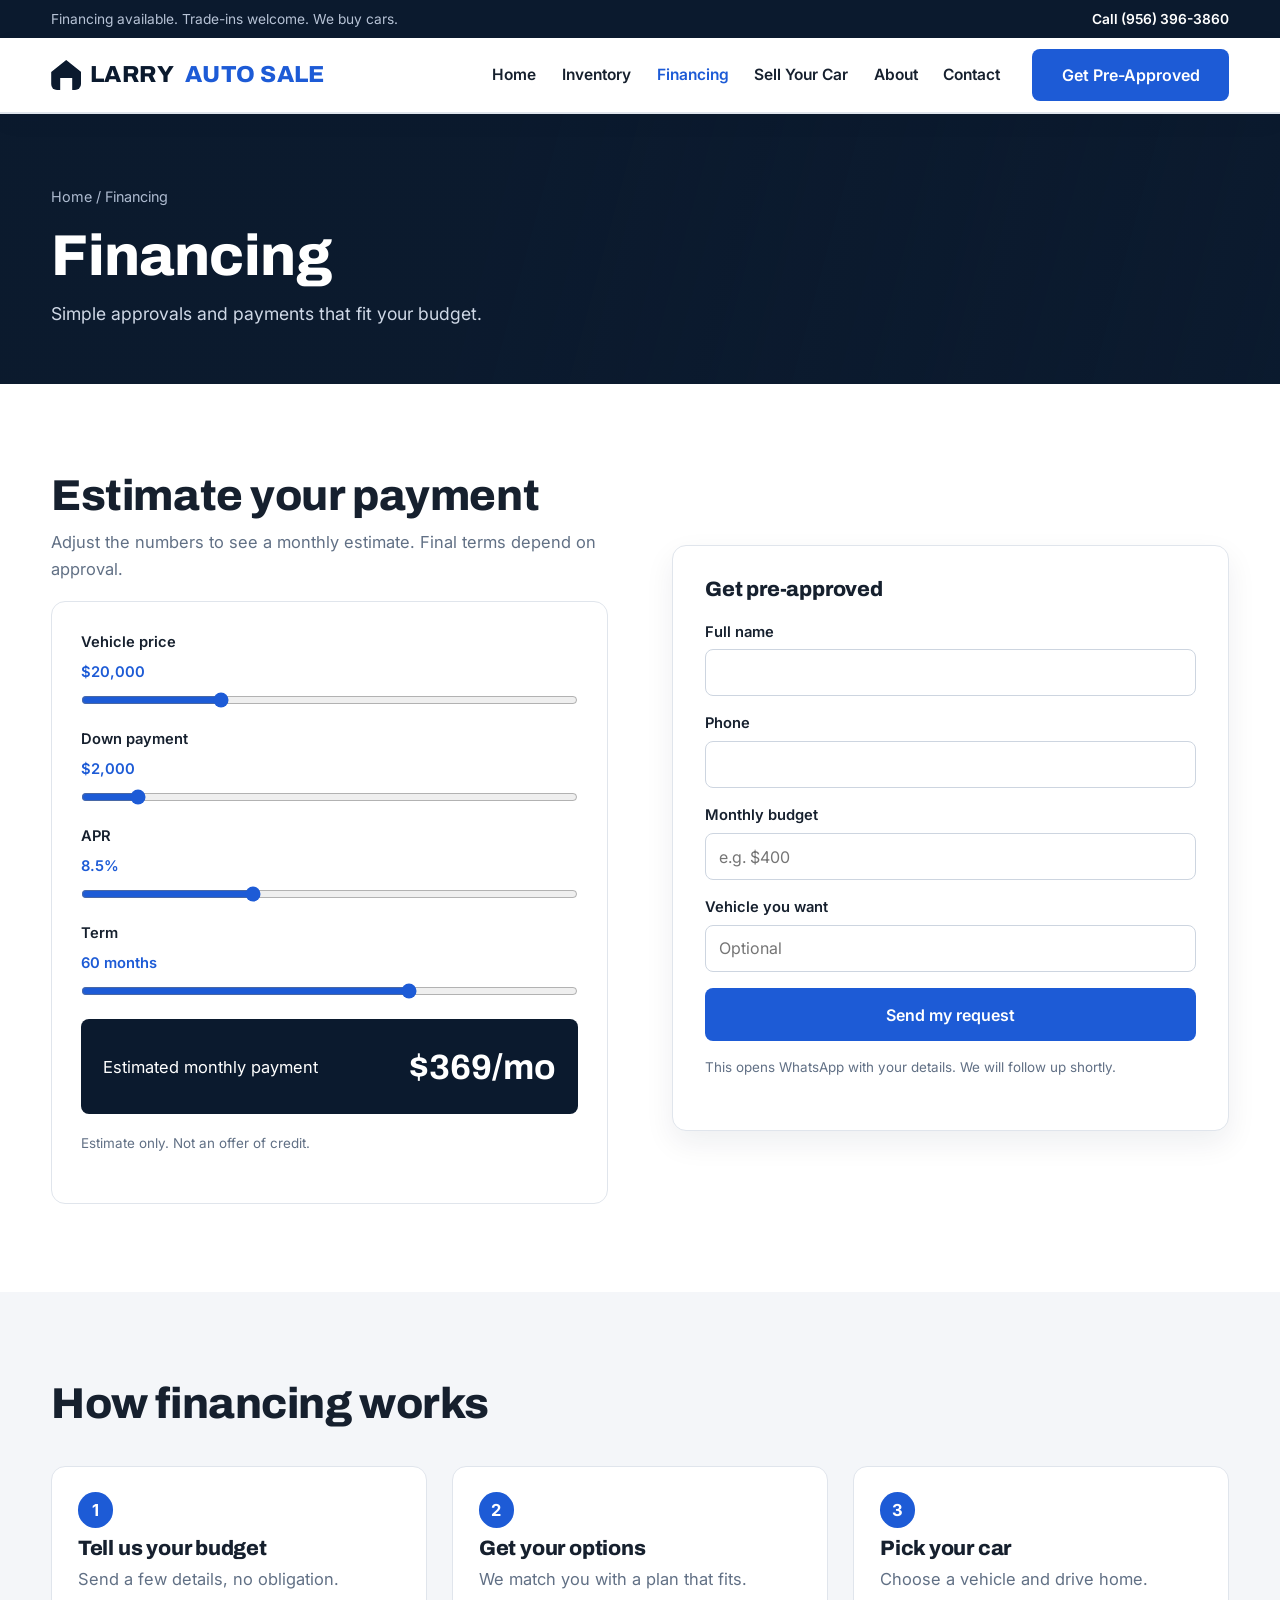
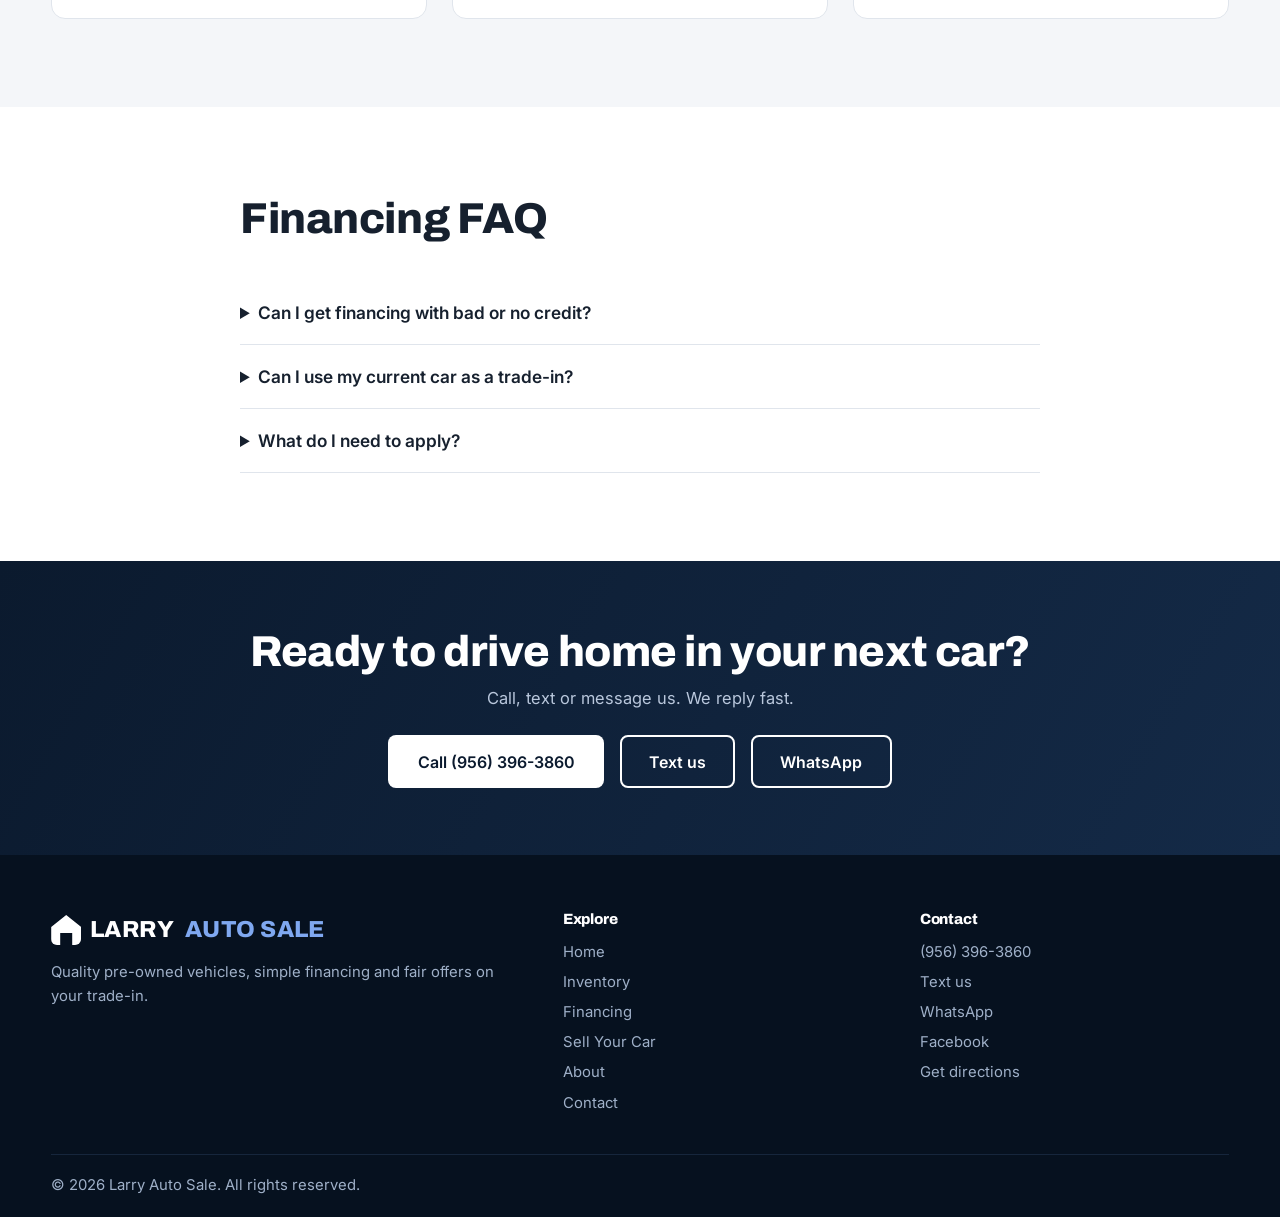
<file: financing.html>
<!DOCTYPE html>
<html lang="en"><head><meta charset="UTF-8"><meta name="viewport" content="width=device-width, initial-scale=1">
<title>Auto Financing | Larry Auto Sale</title><meta name="description" content="Apply for auto financing and estimate your monthly payment with Larry Auto Sale.">
<link rel="preconnect" href="https://fonts.googleapis.com"><link rel="preconnect" href="https://fonts.gstatic.com" crossorigin>
<link href="https://fonts.googleapis.com/css2?family=Archivo:wght@600;700;800&family=Inter:wght@400;500;600&display=swap" rel="stylesheet">
<link rel="stylesheet" href="style.css"></head>
<body>
<div class="topbar"><div class="wrap"><span>Financing available. Trade-ins welcome. We buy cars.</span><a href="tel:+19563963860">Call (956) 396-3860</a></div></div>
<header class="header"><div class="wrap nav"><a href="index.html" class="logo"><i></i>LARRY<b>AUTO SALE</b></a>
<nav id="menu"><a href="index.html">Home</a><a href="inventory.html">Inventory</a><a href="financing.html" class="act">Financing</a><a href="sell-your-car.html">Sell Your Car</a><a href="about.html">About</a><a href="contact.html">Contact</a><a class="mcall" href="tel:+19563963860">Call (956) 396-3860</a></nav>
<a class="btn btn-pr nav-cta" href="financing.html">Get Pre-Approved</a>
<button class="burger" id="burger" aria-label="Menu"><span></span><span></span><span></span></button></div></header>
<section class="phero" data-img="photo-1494976388531-d1058494cdd8"><div class="wrap"><div class="crumb"><a href="index.html">Home</a> / Financing</div><h1>Financing</h1><p>Simple approvals and payments that fit your budget.</p></div></section>
<section class="sec"><div class="wrap split"><div><h2>Estimate your payment</h2><p>Adjust the numbers to see a monthly estimate. Final terms depend on approval.</p><div class="calc">
<label>Vehicle price <output id="o1"></output><input type="range" id="price" min="5000" max="60000" step="500" value="20000"></label>
<label>Down payment <output id="o2"></output><input type="range" id="down" min="0" max="20000" step="250" value="2000"></label>
<label>APR <output id="o3"></output><input type="range" id="apr" min="0" max="25" step="0.5" value="8.5"></label>
<label>Term <output id="o4"></output><input type="range" id="term" min="12" max="84" step="12" value="60"></label>
<div class="result"><span>Estimated monthly payment</span><strong id="monthly"></strong></div><p class="small">Estimate only. Not an offer of credit.</p></div></div>
<form class="card-form" id="finForm"><h3>Get pre-approved</h3><label>Full name<input name="name" required></label><label>Phone<input name="phone" type="tel" required></label><label>Monthly budget<input name="budget" placeholder="e.g. $400"></label><label>Vehicle you want<input name="car" placeholder="Optional"></label><button class="btn btn-pr" type="submit">Send my request</button><p class="small">This opens WhatsApp with your details. We will follow up shortly.</p></form></div></section>
<section class="sec gray"><div class="wrap"><div class="head"><h2>How financing works</h2></div><div class="grid3 steps"><div><b>1</b><h3>Tell us your budget</h3><p>Send a few details, no obligation.</p></div><div><b>2</b><h3>Get your options</h3><p>We match you with a plan that fits.</p></div><div><b>3</b><h3>Pick your car</h3><p>Choose a vehicle and drive home.</p></div></div></div></section>
<section class="sec"><div class="wrap narrow"><div class="head"><h2>Financing FAQ</h2></div>
<details><summary>Can I get financing with bad or no credit?</summary><p>Call or message us. We work with a range of situations and will explain your options honestly.</p></details>
<details><summary>Can I use my current car as a trade-in?</summary><p>Yes. Trade-ins can go toward the down payment on any vehicle.</p></details>
<details><summary>What do I need to apply?</summary><p>Basic personal details and proof of income. We will tell you exactly what is needed.</p></details></div></section>
<section class="cta"><div class="wrap"><h2>Ready to drive home in your next car?</h2><p>Call, text or message us. We reply fast.</p>
<div class="btns"><a class="btn btn-white" href="tel:+19563963860">Call (956) 396-3860</a><a class="btn btn-ghost" href="sms:+19563963860">Text us</a><a class="btn btn-ghost" href="https://wa.me/19563963860" target="_blank" rel="noopener">WhatsApp</a></div></div></section>
<footer><div class="wrap fgrid">
<div><a href="index.html" class="logo light"><i></i>LARRY<b>AUTO SALE</b></a><p>Quality pre-owned vehicles, simple financing and fair offers on your trade-in.</p></div>
<div><h4>Explore</h4><a href="index.html">Home</a><a href="inventory.html">Inventory</a><a href="financing.html">Financing</a><a href="sell-your-car.html">Sell Your Car</a><a href="about.html">About</a><a href="contact.html">Contact</a></div>
<div><h4>Contact</h4><a href="tel:+19563963860">(956) 396-3860</a><a href="sms:+19563963860">Text us</a><a href="https://wa.me/19563963860" target="_blank" rel="noopener">WhatsApp</a><a href="https://www.facebook.com/share/1ABfrBquDR/" target="_blank" rel="noopener">Facebook</a><a href="contact.html#map">Get directions</a></div></div>
<div class="wrap copy">© <span id="yr"></span> Larry Auto Sale. All rights reserved.</div></footer>
<div class="mbar"><a href="tel:+19563963860">Call</a><a href="sms:+19563963860">Text</a><a class="g" href="https://wa.me/19563963860" target="_blank" rel="noopener">WhatsApp</a></div>
<script src="data.js"></script><script src="script.js"></script></body></html>
</file>
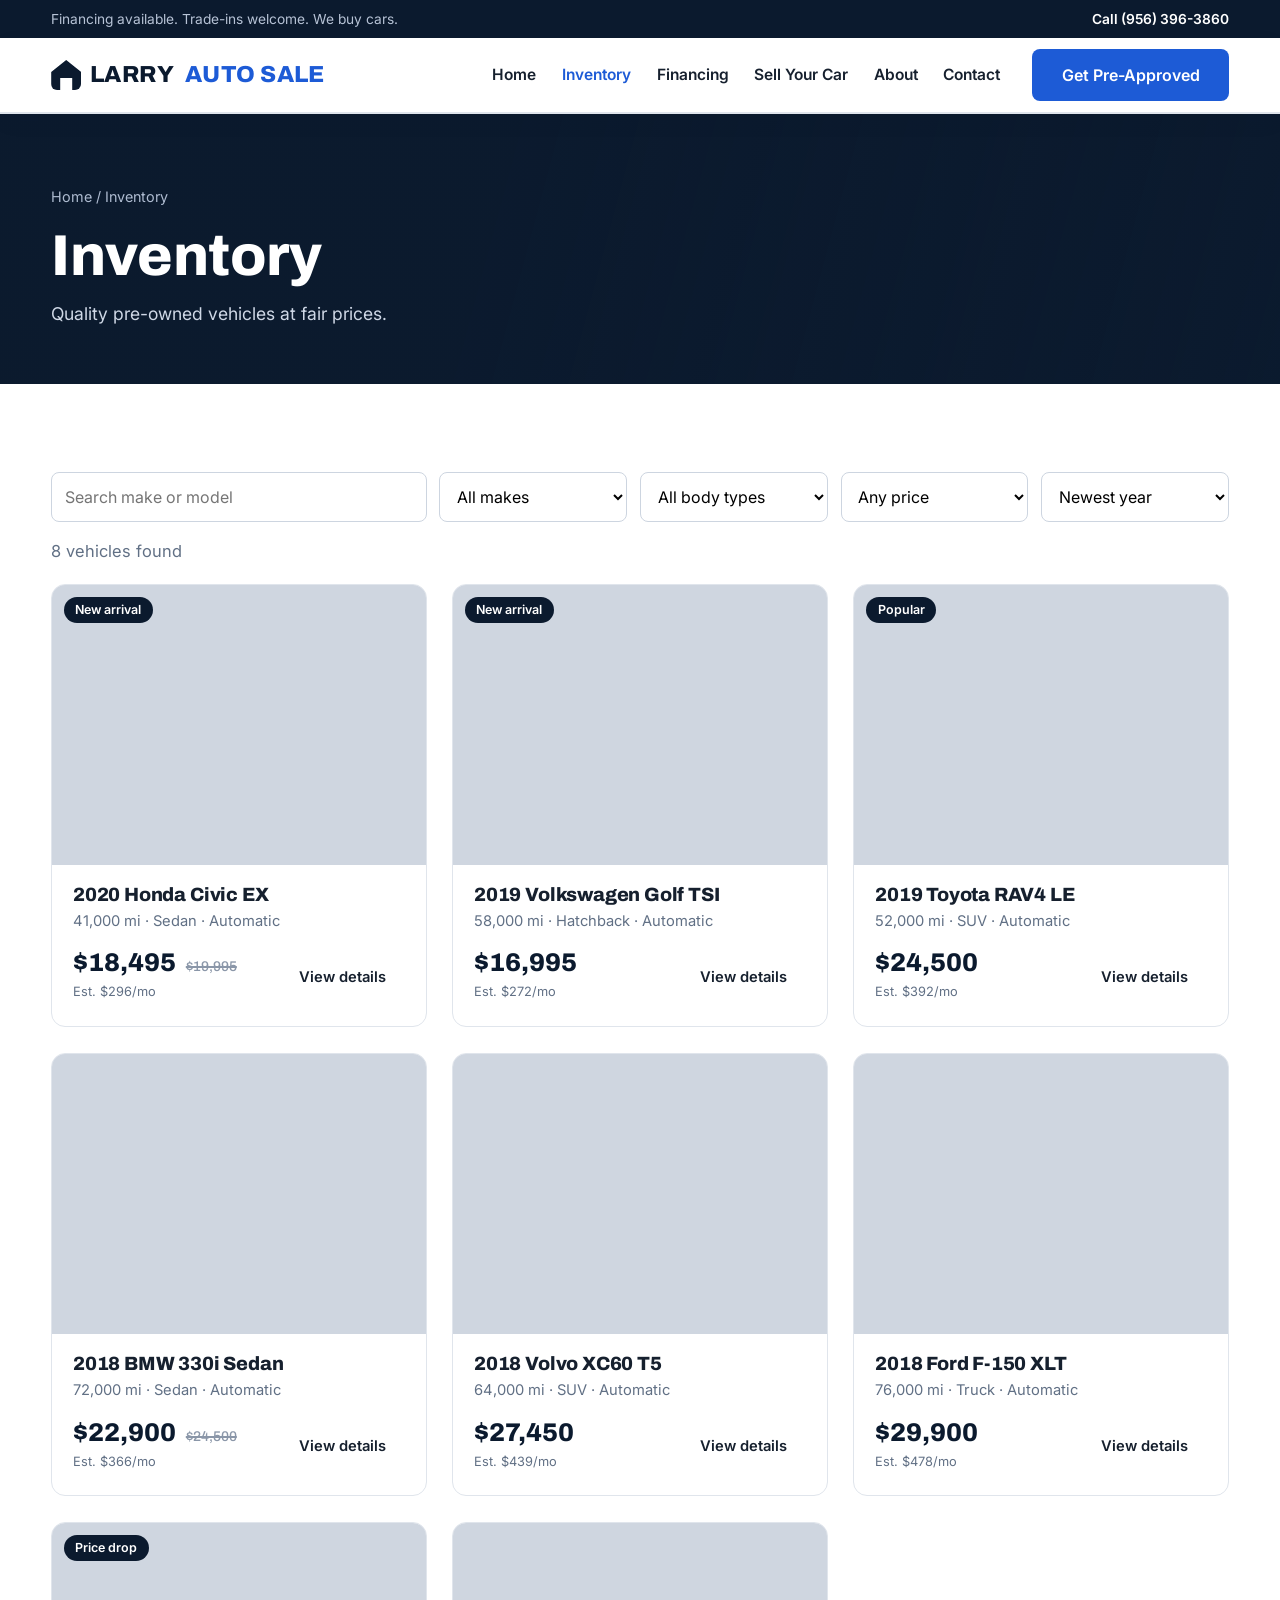
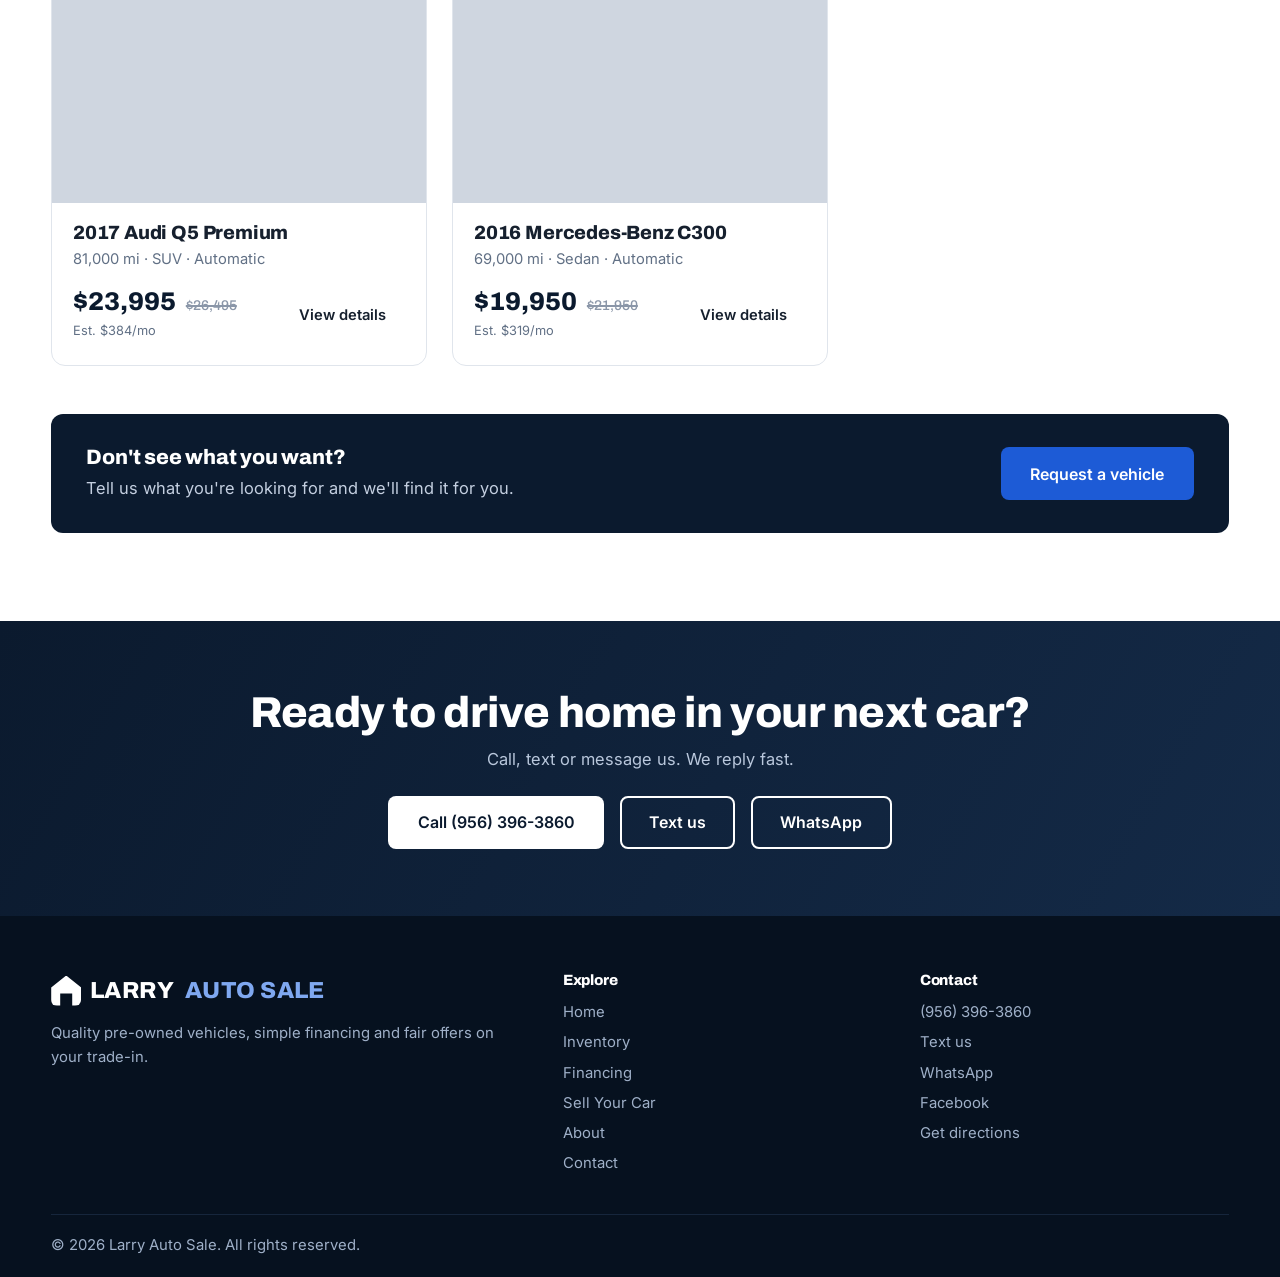
<file: inventory.html>
<!DOCTYPE html>
<html lang="en"><head><meta charset="UTF-8"><meta name="viewport" content="width=device-width, initial-scale=1">
<title>Used Cars Inventory | Larry Auto Sale</title><meta name="description" content="Browse pre-owned cars, trucks and SUVs from Larry Auto Sale.">
<link rel="preconnect" href="https://fonts.googleapis.com"><link rel="preconnect" href="https://fonts.gstatic.com" crossorigin>
<link href="https://fonts.googleapis.com/css2?family=Archivo:wght@600;700;800&family=Inter:wght@400;500;600&display=swap" rel="stylesheet">
<link rel="stylesheet" href="style.css"></head>
<body>
<div class="topbar"><div class="wrap"><span>Financing available. Trade-ins welcome. We buy cars.</span><a href="tel:+19563963860">Call (956) 396-3860</a></div></div>
<header class="header"><div class="wrap nav"><a href="index.html" class="logo"><i></i>LARRY<b>AUTO SALE</b></a>
<nav id="menu"><a href="index.html">Home</a><a href="inventory.html" class="act">Inventory</a><a href="financing.html">Financing</a><a href="sell-your-car.html">Sell Your Car</a><a href="about.html">About</a><a href="contact.html">Contact</a><a class="mcall" href="tel:+19563963860">Call (956) 396-3860</a></nav>
<a class="btn btn-pr nav-cta" href="financing.html">Get Pre-Approved</a>
<button class="burger" id="burger" aria-label="Menu"><span></span><span></span><span></span></button></div></header>
<section class="phero" data-img="photo-1503376780353-7e6692767b70"><div class="wrap"><div class="crumb"><a href="index.html">Home</a> / Inventory</div><h1>Inventory</h1><p>Quality pre-owned vehicles at fair prices.</p></div></section>
<section class="sec"><div class="wrap"><div class="toolbar"><input id="q" aria-label="Search make or model" type="search" placeholder="Search make or model"><select id="make" aria-label="Make"><option value="">All makes</option></select><select id="body" aria-label="Body type"><option value="">All body types</option><option>SUV</option><option>Sedan</option><option>Truck</option><option>Hatchback</option></select><select id="max" aria-label="Max price"><option value="">Any price</option><option>15000</option><option>20000</option><option>25000</option><option>30000</option></select><select id="sort" aria-label="Sort"><option value="new">Newest year</option><option value="pa">Price: low to high</option><option value="pd">Price: high to low</option><option value="km">Lowest mileage</option></select></div>
<p class="count" id="count"></p><div class="grid3" id="cars"></div>
<div class="help"><div><h3>Don't see what you want?</h3><p>Tell us what you're looking for and we'll find it for you.</p></div><a class="btn btn-pr" target="_blank" rel="noopener" href="https://wa.me/19563963860?text=Hi%20Larry%20Auto%20Sale,%20I%20am%20looking%20for%20a%20vehicle">Request a vehicle</a></div></div></section>
<section class="cta"><div class="wrap"><h2>Ready to drive home in your next car?</h2><p>Call, text or message us. We reply fast.</p>
<div class="btns"><a class="btn btn-white" href="tel:+19563963860">Call (956) 396-3860</a><a class="btn btn-ghost" href="sms:+19563963860">Text us</a><a class="btn btn-ghost" href="https://wa.me/19563963860" target="_blank" rel="noopener">WhatsApp</a></div></div></section>
<footer><div class="wrap fgrid">
<div><a href="index.html" class="logo light"><i></i>LARRY<b>AUTO SALE</b></a><p>Quality pre-owned vehicles, simple financing and fair offers on your trade-in.</p></div>
<div><h4>Explore</h4><a href="index.html">Home</a><a href="inventory.html">Inventory</a><a href="financing.html">Financing</a><a href="sell-your-car.html">Sell Your Car</a><a href="about.html">About</a><a href="contact.html">Contact</a></div>
<div><h4>Contact</h4><a href="tel:+19563963860">(956) 396-3860</a><a href="sms:+19563963860">Text us</a><a href="https://wa.me/19563963860" target="_blank" rel="noopener">WhatsApp</a><a href="https://www.facebook.com/share/1ABfrBquDR/" target="_blank" rel="noopener">Facebook</a><a href="contact.html#map">Get directions</a></div></div>
<div class="wrap copy">© <span id="yr"></span> Larry Auto Sale. All rights reserved.</div></footer>
<div class="mbar"><a href="tel:+19563963860">Call</a><a href="sms:+19563963860">Text</a><a class="g" href="https://wa.me/19563963860" target="_blank" rel="noopener">WhatsApp</a></div>
<script src="data.js"></script><script src="script.js"></script></body></html>
</file>
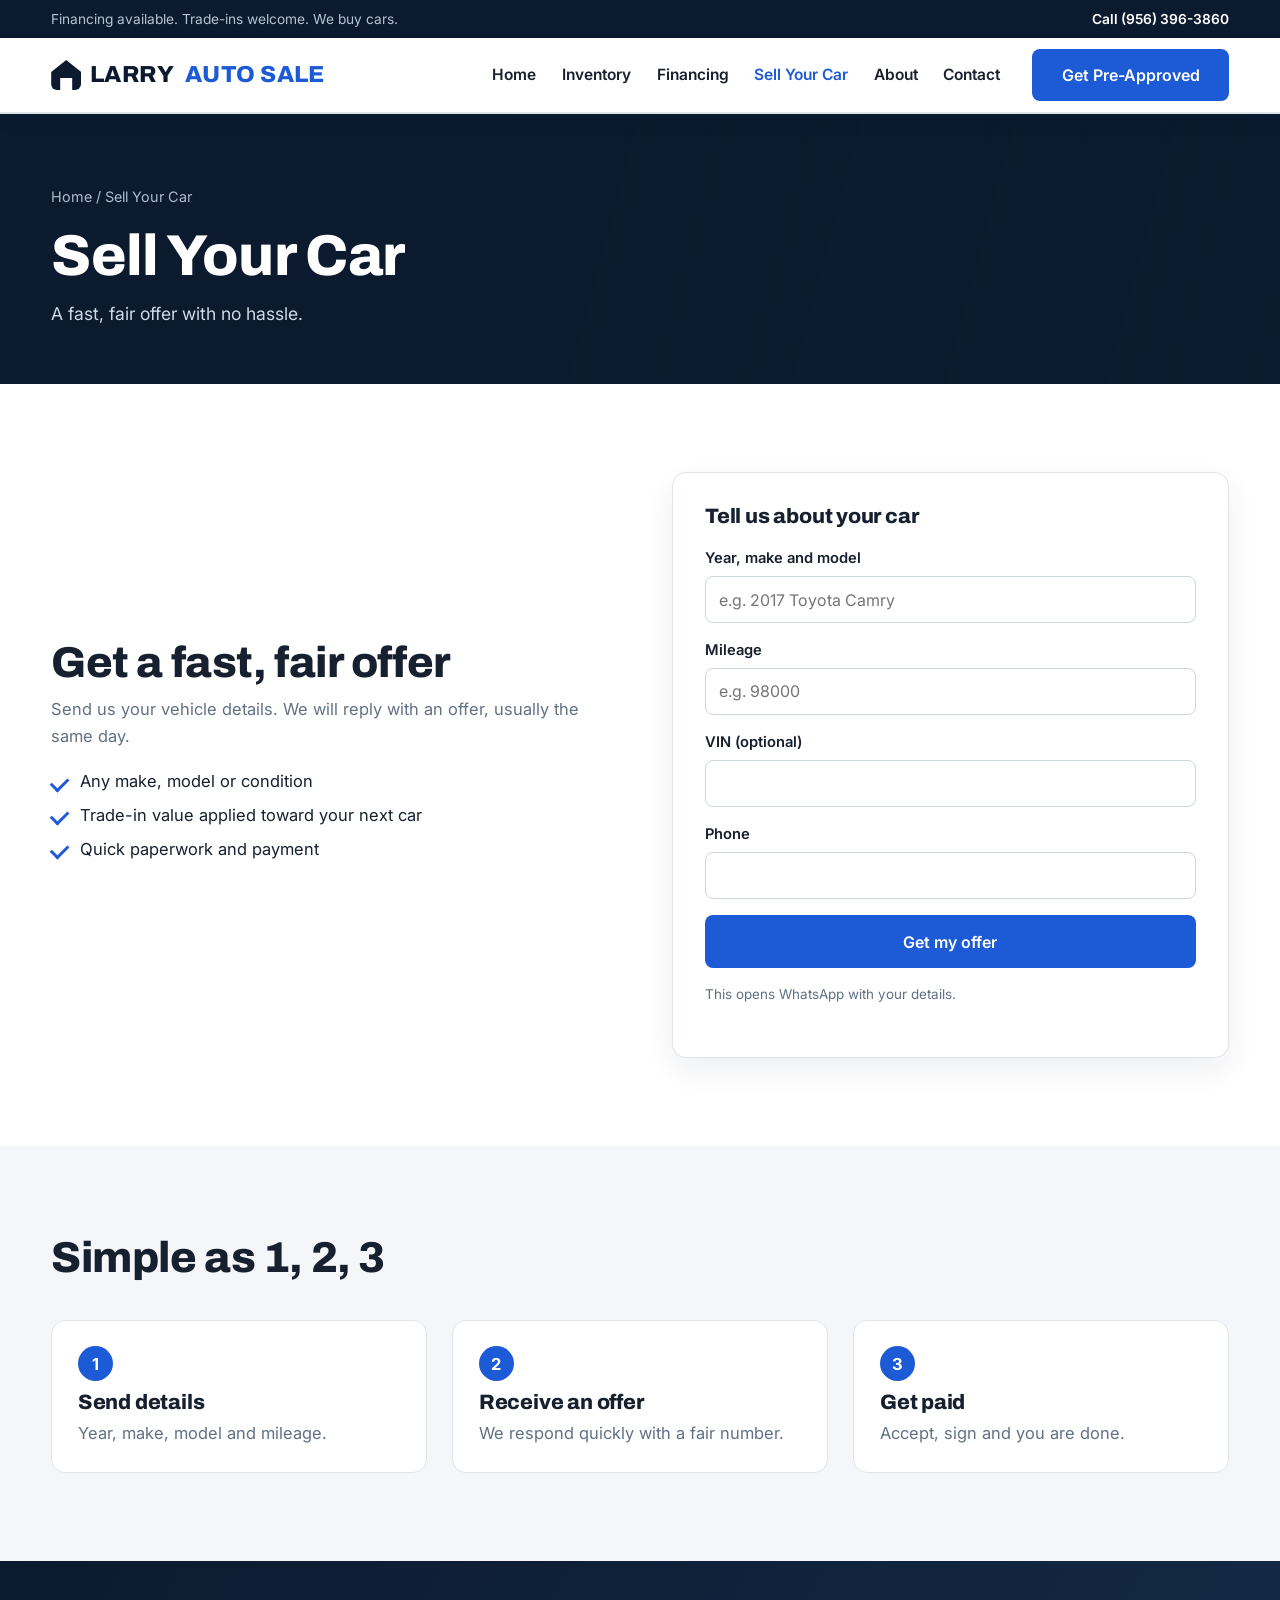
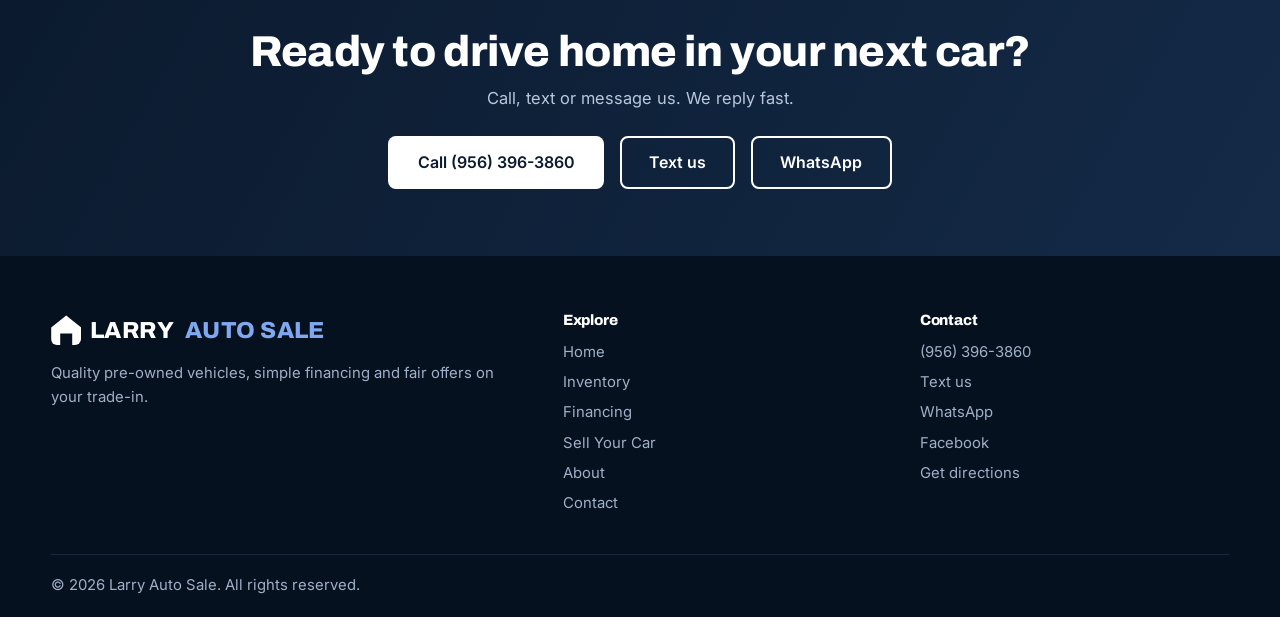
<file: sell-your-car.html>
<!DOCTYPE html>
<html lang="en"><head><meta charset="UTF-8"><meta name="viewport" content="width=device-width, initial-scale=1">
<title>Sell or Trade Your Car | Larry Auto Sale</title><meta name="description" content="Get a fast, fair offer on your car from Larry Auto Sale.">
<link rel="preconnect" href="https://fonts.googleapis.com"><link rel="preconnect" href="https://fonts.gstatic.com" crossorigin>
<link href="https://fonts.googleapis.com/css2?family=Archivo:wght@600;700;800&family=Inter:wght@400;500;600&display=swap" rel="stylesheet">
<link rel="stylesheet" href="style.css"></head>
<body>
<div class="topbar"><div class="wrap"><span>Financing available. Trade-ins welcome. We buy cars.</span><a href="tel:+19563963860">Call (956) 396-3860</a></div></div>
<header class="header"><div class="wrap nav"><a href="index.html" class="logo"><i></i>LARRY<b>AUTO SALE</b></a>
<nav id="menu"><a href="index.html">Home</a><a href="inventory.html">Inventory</a><a href="financing.html">Financing</a><a href="sell-your-car.html" class="act">Sell Your Car</a><a href="about.html">About</a><a href="contact.html">Contact</a><a class="mcall" href="tel:+19563963860">Call (956) 396-3860</a></nav>
<a class="btn btn-pr nav-cta" href="financing.html">Get Pre-Approved</a>
<button class="burger" id="burger" aria-label="Menu"><span></span><span></span><span></span></button></div></header>
<section class="phero" data-img="photo-1552519507-da3b142c6e3d"><div class="wrap"><div class="crumb"><a href="index.html">Home</a> / Sell Your Car</div><h1>Sell Your Car</h1><p>A fast, fair offer with no hassle.</p></div></section>
<section class="sec"><div class="wrap split"><div><h2>Get a fast, fair offer</h2><p>Send us your vehicle details. We will reply with an offer, usually the same day.</p><ul class="ticks "><li>Any make, model or condition</li><li>Trade-in value applied toward your next car</li><li>Quick paperwork and payment</li></ul></div>
<form class="card-form" id="sellForm"><h3>Tell us about your car</h3><label>Year, make and model<input name="car" required placeholder="e.g. 2017 Toyota Camry"></label><label>Mileage<input name="miles" inputmode="numeric" placeholder="e.g. 98000"></label><label>VIN (optional)<input name="vin"></label><label>Phone<input name="phone" type="tel" required></label><button class="btn btn-pr" type="submit">Get my offer</button><p class="small">This opens WhatsApp with your details.</p></form></div></section>
<section class="sec gray"><div class="wrap"><div class="head"><h2>Simple as 1, 2, 3</h2></div><div class="grid3 steps"><div><b>1</b><h3>Send details</h3><p>Year, make, model and mileage.</p></div><div><b>2</b><h3>Receive an offer</h3><p>We respond quickly with a fair number.</p></div><div><b>3</b><h3>Get paid</h3><p>Accept, sign and you are done.</p></div></div></div></section>
<section class="cta"><div class="wrap"><h2>Ready to drive home in your next car?</h2><p>Call, text or message us. We reply fast.</p>
<div class="btns"><a class="btn btn-white" href="tel:+19563963860">Call (956) 396-3860</a><a class="btn btn-ghost" href="sms:+19563963860">Text us</a><a class="btn btn-ghost" href="https://wa.me/19563963860" target="_blank" rel="noopener">WhatsApp</a></div></div></section>
<footer><div class="wrap fgrid">
<div><a href="index.html" class="logo light"><i></i>LARRY<b>AUTO SALE</b></a><p>Quality pre-owned vehicles, simple financing and fair offers on your trade-in.</p></div>
<div><h4>Explore</h4><a href="index.html">Home</a><a href="inventory.html">Inventory</a><a href="financing.html">Financing</a><a href="sell-your-car.html">Sell Your Car</a><a href="about.html">About</a><a href="contact.html">Contact</a></div>
<div><h4>Contact</h4><a href="tel:+19563963860">(956) 396-3860</a><a href="sms:+19563963860">Text us</a><a href="https://wa.me/19563963860" target="_blank" rel="noopener">WhatsApp</a><a href="https://www.facebook.com/share/1ABfrBquDR/" target="_blank" rel="noopener">Facebook</a><a href="contact.html#map">Get directions</a></div></div>
<div class="wrap copy">© <span id="yr"></span> Larry Auto Sale. All rights reserved.</div></footer>
<div class="mbar"><a href="tel:+19563963860">Call</a><a href="sms:+19563963860">Text</a><a class="g" href="https://wa.me/19563963860" target="_blank" rel="noopener">WhatsApp</a></div>
<script src="data.js"></script><script src="script.js"></script></body></html>
</file>
<file: style.css>
:root{--navy:#0b1a2e;--navy2:#142a47;--ac:#1d5bd6;--ac2:#1648ad;--ink:#16202e;--gray:#617085;--light:#f4f6f9;--line:#e0e5ec;--r:8px}
*{box-sizing:border-box;margin:0;padding:0}
html{scroll-behavior:smooth;scroll-padding-top:90px}
body{font-family:'Inter',system-ui,sans-serif;color:var(--ink);line-height:1.6;font-size:16.5px}
img{max-width:100%;display:block}a{color:inherit}ul{list-style:none}
.wrap{width:min(1200px,92%);margin:auto}
h1,h2,h3,h4{font-family:'Archivo',sans-serif;line-height:1.1;font-weight:800;letter-spacing:-.01em}
h1{font-size:clamp(2.5rem,5.5vw,4.4rem);max-width:17ch}
h2{font-size:clamp(1.9rem,3.6vw,2.7rem);margin-bottom:.6rem}
h3{font-size:1.3rem;margin-bottom:.4rem}
.topbar{background:var(--navy);color:#b7c3d6;font-size:.86rem}
.topbar .wrap{display:flex;justify-content:space-between;gap:1rem;padding:.5rem 0}
.topbar a{color:#fff;text-decoration:none;font-weight:600}
.header{position:sticky;top:0;z-index:50;background:#fff;border-bottom:1px solid var(--line)}
.nav{display:flex;align-items:center;gap:2rem;height:74px}
.logo{display:flex;align-items:center;gap:.55rem;font-family:'Archivo';font-weight:800;font-size:1.45rem;text-decoration:none;color:var(--navy);letter-spacing:.02em}
.logo i{width:30px;height:30px;border-radius:6px;background:var(--navy);display:block;clip-path:polygon(0 100%,0 40%,50% 0,100% 40%,100% 100%,70% 100%,70% 60%,30% 60%,30% 100%)}
.logo b{color:var(--ac);font-weight:800;margin-left:.1rem}.logo.light i{background:#fff}.logo.light b{color:#7fa8f0}.logo.light{color:#fff;margin-bottom:.8rem}
nav{display:flex;gap:1.6rem;margin-left:auto}
nav a{text-decoration:none;font-weight:600;font-size:.97rem}nav a:hover,nav a.act{color:var(--ac)}
.mcall{display:none}
.burger{display:none;background:none;border:0;cursor:pointer;margin-left:auto}.burger span{display:block;width:24px;height:2px;background:var(--navy);margin:5px 0}
.btn{display:inline-block;padding:.9rem 1.7rem;border-radius:var(--r);font:600 1rem 'Inter';text-decoration:none;border:2px solid transparent;cursor:pointer;transition:.2s;text-align:center}
.btn-pr{background:var(--ac);color:#fff}.btn-pr:hover{background:var(--ac2)}
.btn-navy{background:var(--navy);color:#fff}.btn-navy:hover{background:var(--navy2)}
.btn-white{background:#fff;color:var(--navy)}.cta .btn-white{color:var(--navy)}.btn-white:hover{background:var(--light)}
.btn-ghost{border-color:#fff;color:#fff}.btn-ghost:hover{background:#fff;color:var(--navy)}
.btn-line{border-color:var(--navy);color:var(--navy)}.btn-line:hover{background:var(--navy);color:#fff}
.btn.sm{padding:.55rem 1.05rem;font-size:.92rem}.btn.w{display:block;width:100%;margin-top:.7rem}
:focus-visible{outline:3px solid var(--ac);outline-offset:2px}
.btns{display:flex;gap:1rem;flex-wrap:wrap}
.hero{background:linear-gradient(105deg,rgba(7,20,40,.93) 38%,rgba(7,20,40,.5)),var(--navy) center/cover;color:#fff;padding:6.5rem 0 5rem}
.pill{display:inline-block;background:rgba(255,255,255,.1);color:#dbe6f7;border:1px solid rgba(255,255,255,.25);padding:.3rem .9rem;border-radius:99px;font-size:.88rem;font-weight:600;margin-bottom:1.3rem}
.sub{max-width:56ch;font-size:1.15rem;color:#cfd8e6;margin:1.2rem 0 2rem}
.hsearch{display:grid;grid-template-columns:repeat(3,1fr) auto;gap:1rem;align-items:end;background:#fff;color:var(--ink);padding:1.2rem;border-radius:12px;margin-top:3rem;box-shadow:0 20px 50px rgba(0,0,0,.3)}
.hsearch label{display:grid;gap:.3rem;font-size:.82rem;font-weight:600;color:var(--gray)}
.strip{background:var(--navy);color:#fff;padding:1.8rem 0}
.strip b{display:block;font-family:'Archivo';font-size:1.1rem;color:#fff}.strip span{color:#aebbd0;font-size:.9rem}
.strip .grid4>div{border-left:3px solid var(--ac);padding-left:.9rem}
.sec{padding:5.5rem 0}.gray{background:var(--light)}.dark{background:var(--navy);color:#fff}
.head{margin-bottom:2.4rem}.head p{color:var(--gray)}.head.row{display:flex;justify-content:space-between;align-items:flex-end;flex-wrap:wrap;gap:1rem}
.grid3{display:grid;grid-template-columns:repeat(3,1fr);gap:1.6rem}.grid4{display:grid;grid-template-columns:repeat(4,1fr);gap:1.4rem}
.svc{padding:2rem;background:#fff;border-radius:14px;border:1px solid var(--line)}
.svc .n{font-family:'Archivo';font-weight:800;color:var(--ac);font-size:1.1rem;margin-bottom:.4rem}
.svc p{color:var(--gray);margin-bottom:1rem}.svc a{color:var(--ac);font-weight:600;text-decoration:none}
.car{background:#fff;border-radius:var(--r);overflow:hidden;border:1px solid var(--line);transition:.2s}.car:hover{box-shadow:0 12px 30px rgba(10,27,51,.12);transform:translateY(-3px)}
.car .ph{display:block;aspect-ratio:4/3;background:#cfd6e0 center/cover;position:relative}
.tag{position:absolute;top:12px;left:12px;background:var(--navy);color:#fff;font-size:.78rem;font-weight:600;padding:.2rem .7rem;border-radius:99px}
.car .bd{padding:1.2rem 1.3rem 1.4rem}.car h3{margin:0;font-size:1.2rem}.car h3 a{text-decoration:none}.car h3 a:hover{color:var(--ac)}
.meta{color:var(--gray);font-size:.92rem;margin:.3rem 0 1rem}
.car .row{display:flex;justify-content:space-between;align-items:center;gap:.6rem}
.pr{display:block;font-family:'Archivo';font-weight:800;font-size:1.6rem;color:var(--navy);line-height:1.1}.car small{color:var(--gray);font-size:.8rem}
.split{display:grid;grid-template-columns:1fr 1fr;gap:4rem;align-items:center}
.pic{width:100%;aspect-ratio:4/3;object-fit:cover;border-radius:12px;background:#cfd6e0}
.split p{color:var(--gray);margin-bottom:1.2rem}.dark p{color:#c4cfe0}.lead{color:var(--gray)}
.ticks{margin:1rem 0 1.8rem}.ticks li{padding-left:1.8rem;position:relative;margin:.45rem 0}
.ticks li:before{content:"";position:absolute;left:0;top:.5em;width:.9rem;height:.5rem;border-left:3px solid var(--ac);border-bottom:3px solid var(--ac);transform:rotate(-45deg)}
.ticks.cols{display:grid;grid-template-columns:1fr 1fr;gap:0 1.5rem}
.card-form{background:#fff;padding:2rem;border-radius:12px;display:grid;gap:1rem;border:1px solid var(--line);box-shadow:0 12px 30px rgba(10,27,51,.07)}
.card-form label{display:grid;gap:.3rem;font-weight:600;font-size:.92rem}
input,select,textarea{padding:.8rem;border:1px solid #cdd5e0;border-radius:var(--r);font:400 1rem 'Inter';width:100%;background:#fff}
.small{font-size:.84rem;color:var(--gray);margin:0}
.calc{background:#fff;border:1px solid var(--line);border-radius:12px;padding:1.8rem;display:grid;gap:1.2rem}
.calc label{display:grid;gap:.4rem;font-weight:600;font-size:.92rem}.calc output{float:right;color:var(--ac)}
.calc input{padding:0;accent-color:var(--ac)}
.result{background:var(--navy);color:#fff;border-radius:var(--r);padding:1.2rem 1.4rem;display:flex;justify-content:space-between;align-items:center;gap:1rem;flex-wrap:wrap}
.result strong{font-family:'Archivo';font-size:2.2rem;color:#fff}
.phero{background:linear-gradient(105deg,rgba(7,20,40,.93) 38%,rgba(7,20,40,.5)),var(--navy) center/cover;color:#fff;padding:4.5rem 0 3.5rem}
.phero h1{font-size:clamp(2.3rem,5vw,3.6rem)}.phero p{color:#cfd8e6;margin-top:.8rem;max-width:55ch;font-size:1.1rem}
.crumb{font-size:.9rem;color:#aebbd0;margin-bottom:1rem}.crumb a{text-decoration:none}.crumb a:hover{color:#fff}
.crumb.dk{color:var(--gray);margin-bottom:1.5rem}.crumb.dk a:hover{color:var(--ac)}
.toolbar{display:grid;grid-template-columns:2fr repeat(4,1fr);gap:.8rem;margin-bottom:1rem}
.count{color:var(--gray);margin-bottom:1.2rem}.empty{grid-column:1/-1;padding:2rem;background:var(--light);border-radius:var(--r)}
.help{display:flex;justify-content:space-between;align-items:center;gap:1.5rem;flex-wrap:wrap;background:var(--navy);color:#fff;padding:2rem 2.2rem;border-radius:12px;margin-top:3rem}.help p{color:#c4cfe0}
.pgrid{display:grid;grid-template-columns:1.6fr 1fr;gap:3rem;align-items:start}
.gal{position:relative;border-radius:12px;overflow:hidden;background:#cfd6e0}.gal img{width:100%;aspect-ratio:4/3;object-fit:cover}
.thumbs{display:grid;grid-template-columns:repeat(4,1fr);gap:.6rem;margin-top:.6rem}
.thumbs button{border:2px solid transparent;border-radius:var(--r);overflow:hidden;cursor:pointer;padding:0;background:#cfd6e0}.thumbs button.on{border-color:var(--ac)}.thumbs img{aspect-ratio:4/3;object-fit:cover;width:100%}
.mt{margin-top:2.2rem}.mt2{margin:4rem 0 1.5rem}
.specs{display:grid;grid-template-columns:1fr 1fr;border:1px solid var(--line);border-radius:var(--r);overflow:hidden}
.specs div{display:flex;justify-content:space-between;padding:.8rem 1rem;border-bottom:1px solid var(--line)}.specs dt{color:var(--gray)}.specs dd{font-weight:600}
.buy{position:sticky;top:98px;border:1px solid var(--line);border-top:4px solid var(--ac);border-radius:12px;padding:1.8rem;background:#fff;box-shadow:0 12px 30px rgba(10,27,51,.07)}
.buy h1{font-size:2rem;max-width:none}.buy .meta{margin:.4rem 0}
.big{font-family:'Archivo';font-weight:800;font-size:2.8rem;color:var(--navy);line-height:1.1}
.est{color:var(--gray);font-size:.9rem;margin:.3rem 0 .8rem}.est a{color:var(--ac);font-weight:600}
.trust{margin:1.4rem 0 .6rem;border-top:1px solid var(--line);padding-top:1rem}.trust li{padding-left:1.5rem;position:relative;margin:.4rem 0;font-size:.93rem}
.trust li:before{content:"✓";position:absolute;left:0;color:var(--ac);font-weight:700}
.inr{display:block;text-align:center;color:var(--ac);font-weight:600;font-size:.93rem}
.steps div{background:#fff;padding:1.6rem;border-radius:var(--r);border:1px solid var(--line)}
.steps b{display:inline-grid;place-items:center;width:2.2rem;height:2.2rem;background:var(--ac);color:#fff;border-radius:50%;margin-bottom:.6rem}.steps p{color:var(--gray);margin:0}
.narrow{max-width:800px}details{border-bottom:1px solid var(--line);padding:1.1rem 0}summary{cursor:pointer;font-weight:600;font-size:1.08rem}details p{color:var(--gray);margin-top:.6rem}
.cbox{display:block;padding:1.6rem;border:1px solid var(--line);border-left:4px solid var(--ac);border-radius:var(--r);text-decoration:none;background:#fff}.cbox:hover{box-shadow:0 10px 24px rgba(10,27,51,.1)}.cbox p{color:var(--gray);margin:0}
.cta{background:linear-gradient(120deg,var(--navy),var(--navy2));color:#fff;padding:4.2rem 0;text-align:center}.cta p{margin:.4rem 0 1.5rem;color:#b9c7dc}.cta .btns{justify-content:center}
footer{background:#06111f;color:#9fb0c8;font-size:.93rem}footer h4{color:#fff;margin-bottom:.8rem}
.fgrid{display:grid;grid-template-columns:1.5fr 1fr 1fr;gap:3rem;padding:3.5rem 0 2rem}.fgrid a:not(.logo){display:block;margin:.4rem 0;text-decoration:none}footer a:hover{color:#fff}
.copy{border-top:1px solid #16263c;padding:1.2rem 0}
.mbar{display:none}
@media(max-width:1000px){.toolbar{grid-template-columns:1fr 1fr}.toolbar input{grid-column:1/-1}.hsearch{grid-template-columns:1fr 1fr}.hsearch button{grid-column:1/-1}.grid4{grid-template-columns:1fr 1fr}}
@media(max-width:900px){.grid3,.split,.pgrid,.fgrid{grid-template-columns:1fr}.split{gap:2rem}.buy{position:static}
 .topbar span{display:none}.topbar .wrap{justify-content:center}
 .mbar{display:grid;grid-template-columns:repeat(3,1fr);position:fixed;left:0;right:0;bottom:0;z-index:60;box-shadow:0 -4px 16px rgba(0,0,0,.2)}
 .mbar a{padding:1rem;text-align:center;font-weight:600;text-decoration:none;background:var(--navy);color:#fff}.mbar .g{background:#25d366}body{padding-bottom:56px}}
@media(max-width:600px){.grid4,.hsearch,.toolbar,.specs,.ticks.cols{grid-template-columns:1fr}.hero{padding:4.5rem 0 3rem}.sec{padding:4rem 0}}
@media(prefers-reduced-motion:reduce){*{transition:none!important;scroll-behavior:auto!important}}

/* Premium refresh */
.header{box-shadow:0 1px 0 var(--line),0 8px 24px rgba(11,26,46,.04)}
.car,.card-form,.calc,.buy,.svc,.steps div{border-radius:14px}
.car .ph{border-radius:0}
.secH{max-width:640px;margin:0 auto 3rem;text-align:center}.secH p{color:var(--gray)}.secH .lab,.lab{display:block;color:var(--ac);font-weight:600;font-size:.88rem;margin-bottom:.5rem}
.dark .lab{color:#8fb4f4}
.strip{background:#fff;border-bottom:1px solid var(--line);color:var(--ink);padding:0}
.strip .grid4{gap:0}.strip .grid4>div{border:0;border-right:1px solid var(--line);padding:1.8rem 1.2rem;display:flex;flex-direction:column;gap:.8rem;align-items:center;justify-content:center;text-align:center}.strip .grid4>div:last-child{border:0}
.strip b{color:var(--navy);font-size:1rem}.strip span{color:var(--gray);font-size:.86rem;display:block}
.ico{flex:none;width:46px;height:46px;border-radius:12px;background:#eaf1fd;display:grid;place-items:center}
.ico svg{width:24px;height:24px;fill:none;stroke:var(--ac);stroke-width:1.8;stroke-linecap:round;stroke-linejoin:round}
.dark .ico{background:rgba(255,255,255,.08)}.dark .ico svg{stroke:#9fc0f7}
.tiles{display:grid;grid-template-columns:repeat(4,1fr);gap:1.2rem}
.tile{position:relative;display:flex;align-items:flex-end;aspect-ratio:4/5;border-radius:14px;overflow:hidden;background:var(--navy) center/cover;color:#fff;text-decoration:none;padding:1.3rem}
.tile:before{content:"";position:absolute;inset:0;background:linear-gradient(180deg,transparent 35%,rgba(11,26,46,.88));transition:.25s}
.tile:hover:before{background:linear-gradient(180deg,rgba(11,26,46,.1) 20%,rgba(11,26,46,.95))}
.whyg{display:grid;grid-template-columns:repeat(4,1fr);gap:1.4rem}
.why{padding:1.8rem;border:1px solid rgba(255,255,255,.12);border-radius:14px;background:rgba(255,255,255,.04)}
.why .ico{margin-bottom:1.1rem}.why h3{color:#fff}.why p{color:#aebdd3;font-size:.95rem;margin:0}
.chips{display:flex;gap:.7rem;flex-wrap:wrap;justify-content:center;margin-top:2.2rem}
.chips a{padding:.65rem 1.2rem;border:1px solid var(--line);border-radius:99px;text-decoration:none;font-weight:600;font-size:.92rem;background:#fff}.chips a:hover{border-color:var(--ac);color:var(--ac)}
.banner{position:relative;border-radius:18px;overflow:hidden;padding:4.5rem 3.5rem;color:#fff;background:linear-gradient(100deg,rgba(11,26,46,.95) 40%,rgba(11,26,46,.45)),var(--navy) center/cover}
.banner h2{max-width:18ch}.banner p{color:#cfdaec;max-width:48ch;margin:.6rem 0 1.8rem}
.mapwrap{display:grid;grid-template-columns:1fr 1.5fr;gap:0;border:1px solid var(--line);border-radius:16px;overflow:hidden;background:#fff;box-shadow:0 16px 40px rgba(11,26,46,.08)}
.mapinfo{padding:2.4rem 2.2rem;display:flex;flex-direction:column;gap:1.1rem}.mapinfo p{color:var(--gray);margin:0}
.mapinfo dl div{padding:.7rem 0;border-bottom:1px solid var(--line)}.mapinfo dt{font-size:.82rem;color:var(--gray)}.mapinfo dd{font-weight:600}.mapinfo dd a{text-decoration:none}
.mapwrap iframe{width:100%;height:100%;min-height:420px;border:0;display:block}
.cbox{border-left:1px solid var(--line);border-radius:14px;padding:1.5rem}.cbox .ico{margin-bottom:.9rem}
.card-form h3{margin-bottom:.2rem}
.hsearch{border-radius:16px}
.result strong{color:#fff}
@media(max-width:1000px){.tiles,.whyg{grid-template-columns:1fr 1fr}.strip .grid4>div{border-right:0;border-bottom:1px solid var(--line)}}
@media(max-width:900px){.mapwrap{grid-template-columns:1fr}.mapwrap iframe{min-height:320px}.banner{padding:3rem 1.8rem}}
@media(max-width:600px){.tiles,.whyg{grid-template-columns:1fr}.tile{aspect-ratio:16/10}}

.strip .ico{width:54px;height:54px;border-radius:50%;margin:0 auto}.strip .ico svg{width:26px;height:26px}
.offers{background:#eef3fb}
.car.offer{border:1px solid #cfdcf3;box-shadow:0 10px 28px rgba(29,91,214,.1)}
.save{position:absolute;top:14px;left:0;background:var(--ac);color:#fff;font-weight:700;font-size:.88rem;padding:.35rem .9rem .35rem .8rem;border-radius:0 99px 99px 0}
.pline{display:flex;align-items:baseline;gap:.7rem;margin-bottom:.3rem}
.pr s,.pline s,.big s{color:#8a96a8;font-weight:500;font-size:.55em;margin-left:.3rem;text-decoration-thickness:2px}
.pline s{font-size:1.05rem;margin:0}
.offerbar{margin-top:2.5rem;background:linear-gradient(120deg,var(--navy),var(--navy2));color:#fff;border-radius:16px;padding:2.2rem 2.6rem;display:flex;justify-content:space-between;align-items:center;gap:1.5rem;flex-wrap:wrap}
.offerbar h3{font-size:1.6rem;color:#fff}.offerbar p{color:#b9c7dc;margin:0}
.whyg3{display:grid;grid-template-columns:repeat(3,1fr);gap:1.4rem}
.tcard{background:#fff;border:1px solid var(--line);border-radius:14px;padding:1.8rem}.tcard .ico{margin-bottom:1rem}.tcard p{color:var(--gray);margin:0;font-size:.95rem}
.trustpanel{display:grid;grid-template-columns:1fr 1fr;gap:1rem}
.trustpanel div{background:var(--navy);color:#fff;border-radius:14px;padding:2rem 1.4rem;text-align:center}
.trustpanel b{display:block;font-family:'Archivo';font-size:2rem;font-weight:800}.trustpanel span{color:#9fb6d9;font-size:.95rem}
@media(max-width:900px){.whyg3{grid-template-columns:1fr 1fr}.offerbar{padding:1.8rem}}
@media(max-width:600px){.whyg3{grid-template-columns:1fr}}

/* Navigation collapses earlier so links never crowd the header */
@media(max-width:1100px){
 .nav{gap:1rem}
 nav{position:absolute;top:100%;left:0;right:0;background:#fff;flex-direction:column;padding:.6rem 4% 1.2rem;gap:0;border-bottom:1px solid var(--line);box-shadow:0 18px 30px rgba(11,26,46,.12);display:none;margin:0}
 nav.open{display:flex}nav a{padding:.9rem 0;border-bottom:1px solid var(--line);font-size:1.05rem}
 .mcall{display:block;color:var(--ac);border-bottom:0!important}
 .burger{display:block;padding:.5rem}.nav-cta{display:none}}
/* Safety: nothing may push the page sideways */
body{overflow-x:clip}
.split>*,.pgrid>*,.grid3>*,.grid4>*,.whyg>*,.whyg3>*,.tiles>*,.mapwrap>*,.hsearch>*,.toolbar>*,.card-form>*{min-width:0}
.header .wrap{position:relative}
h1,h2,h3{overflow-wrap:break-word}
/* Tiles */
.tile{justify-content:space-between;align-items:flex-end;gap:.6rem}
.tile .tt{position:relative;display:block}.tile .tt b{display:block;font-family:'Archivo';font-weight:800;font-size:1.4rem;line-height:1.15}
.tile em{font-style:normal;font-size:.85rem;color:#cfdaec;display:block}.tile .ar{position:relative;font-size:1.4rem;font-weight:700}
/* Floating feature bar, centered over the bottom edge of the hero */
.hero{padding-bottom:7rem}
.strip{background:transparent;border:0;margin-top:-3.4rem;padding:0 0 3rem;position:relative;z-index:5}
.strip .wrap{background:#fff;border-radius:18px;box-shadow:0 22px 50px rgba(11,26,46,.16);border:1px solid var(--line);overflow:hidden}
.strip .grid4>div{border-bottom:0}
.strip .grid4>div:last-child{border-right:0}
.strip b{display:block;font-size:1rem}
@media(max-width:1000px){.strip .grid4{grid-template-columns:1fr 1fr}.strip .grid4>div{border-right:0;border-bottom:1px solid var(--line)}.strip .grid4>div:nth-child(odd){border-right:1px solid var(--line)}.strip .grid4>div:nth-child(n+3){border-bottom:0}}
@media(max-width:600px){.hero{padding-bottom:6rem}.strip{margin-top:-3rem}.strip .wrap{width:94%}.strip .grid4>div{padding:1.2rem .6rem}.strip .ico{width:46px;height:46px}.strip b{font-size:.92rem}.strip span{font-size:.78rem}.logo{font-size:1.2rem}.big{font-size:2.3rem}.buy{padding:1.4rem}.offerbar h3{font-size:1.3rem}.banner{padding:2.4rem 1.4rem}.card-form,.calc{padding:1.3rem}.help{padding:1.5rem}.mapinfo{padding:1.6rem 1.3rem}.result strong{font-size:1.8rem}.btns .btn{flex:1 1 100%}.hero .btns .btn{flex:1 1 100%}}
.ico{display:grid!important;place-items:center}.ico svg{display:block}
</file>
<file: larry-auto-sales/css/style.css>
:root{--ink:#101820;--ink2:#1c2a38;--paper:#f6f5f2;--card:#fff;--line:#dedbd3;--brass:#b8893b;--brass-d:#8f6a2a;--muted:#5b6670;--r:6px}
*{box-sizing:border-box;margin:0}
html{scroll-behavior:smooth;scroll-padding-top:72px}
body{font:16px/1.6 Inter,system-ui,sans-serif;color:var(--ink);background:var(--paper)}
h1,h2,h3,.logo,.price{font-family:'Barlow Condensed',Impact,sans-serif;line-height:1.05;letter-spacing:.2px}
a{color:inherit}
:focus-visible{outline:3px solid var(--brass);outline-offset:2px}
.btn{display:inline-block;background:var(--brass);color:#101820;font-weight:600;padding:.85rem 1.5rem;border:0;border-radius:var(--r);cursor:pointer;text-decoration:none;font-size:1rem;transition:background .2s}
.btn:hover{background:#cfa04f}.btn-sm{padding:.5rem 1rem;font-size:.9rem}
.nav{position:sticky;top:0;z-index:20;display:flex;align-items:center;justify-content:space-between;padding:.8rem 5vw;background:var(--ink);color:#fff}
.logo{font-size:1.7rem;font-weight:700;text-decoration:none}.logo span{color:var(--brass)}
.nav nav{display:flex;gap:1.6rem;align-items:center}.nav nav a:not(.btn){text-decoration:none;font-size:.95rem;opacity:.85}.nav nav a:not(.btn):hover{opacity:1;color:var(--brass)}
.burger{display:none;background:none;border:0;cursor:pointer;padding:.4rem}.burger i{display:block;width:24px;height:2px;background:#fff;margin:5px 0}
.hero{display:grid;grid-template-columns:1.1fr .9fr;align-items:center;gap:2rem;padding:5rem 5vw 4rem;background:linear-gradient(120deg,var(--ink) 55%,var(--ink2));color:#fff;overflow:hidden}
.hero h1{font-size:clamp(3.2rem,8vw,6.2rem);font-weight:700}
.hero p{max-width:34rem;margin:1.2rem 0 2rem;color:#c9d0d6;font-size:1.1rem}
.hero-art{color:#2b3d50}.hero-art svg{width:100%;height:auto}
.quick{display:flex;gap:.6rem;flex-wrap:wrap;background:#fff;padding:.6rem;border-radius:var(--r);max-width:36rem}
.quick select{flex:1 1 140px;padding:.8rem;border:1px solid var(--line);border-radius:var(--r);font:inherit;background:#fff}
.strip{display:grid;grid-template-columns:repeat(4,1fr);background:var(--brass);color:#101820;text-align:center;padding:1rem 5vw;gap:1rem;font-size:.95rem}
.sec{padding:5rem 5vw}.alt{background:#ecebe6}
.sec>h2,.head h2,.split h2{font-size:clamp(2.2rem,4vw,3.2rem);margin-bottom:1rem}
.head{display:flex;justify-content:space-between;align-items:end;flex-wrap:wrap;gap:1rem}
.tools{display:flex;gap:.6rem;flex-wrap:wrap}
.tools input,.tools select{padding:.7rem .9rem;border:1px solid var(--line);border-radius:var(--r);font:inherit;background:#fff}
.count{color:var(--muted);margin:.5rem 0 1.5rem}
.grid{display:grid;grid-template-columns:repeat(auto-fill,minmax(285px,1fr));gap:1.5rem}
.car{background:var(--card);border:1px solid var(--line);border-radius:var(--r);overflow:hidden;display:flex;flex-direction:column;transition:transform .2s,box-shadow .2s}
.car:hover{transform:translateY(-3px);box-shadow:0 10px 24px rgba(16,24,32,.12)}
.pic{position:relative;background:linear-gradient(160deg,#e7e5df,#cfd3d6);padding:1.2rem 1rem 0.4rem}
.pic svg{width:100%;height:auto;display:block}.tag{position:absolute;top:.7rem;left:.7rem;background:var(--ink);color:#fff;font-size:.78rem;padding:.2rem .6rem;border-radius:3px}
.info{padding:1rem 1.2rem 1.3rem;display:flex;flex-direction:column;gap:.6rem;flex:1}
.info h3{font-size:1.5rem}.price{font-size:1.8rem;color:var(--brass-d);font-weight:700}
.specs{display:flex;flex-wrap:wrap;gap:.4rem 1rem;color:var(--muted);font-size:.88rem;list-style:none;padding:0}
.info .btn{margin-top:auto;text-align:center;background:var(--ink);color:#fff}.info .btn:hover{background:var(--ink2)}
.split{display:grid;grid-template-columns:1fr 1fr;gap:3rem;align-items:start}
.split p{color:var(--muted);max-width:30rem}
.calc,.form{background:#fff;border:1px solid var(--line);border-radius:var(--r);padding:1.8rem;display:grid;gap:1.1rem}
.calc label,.form label{display:grid;gap:.3rem;font-weight:500;font-size:.95rem}
.calc output{float:right;color:var(--brass-d);font-weight:600}
.calc input[type=range]{width:100%;accent-color:var(--brass)}
.result{background:var(--ink);color:#fff;border-radius:var(--r);padding:1.2rem;text-align:center}
.result strong{display:block;font:700 3rem 'Barlow Condensed',sans-serif;color:var(--brass)}.result small{color:#aab4bc}
.cards{display:grid;grid-template-columns:repeat(auto-fit,minmax(240px,1fr));gap:1.5rem;margin-top:2rem}
.cards article{border-top:4px solid var(--brass);background:#fff;padding:1.5rem;border-radius:0 0 var(--r) var(--r)}
.cards h3{font-size:1.5rem;margin-bottom:.5rem}.cards p{color:var(--muted)}
address{font-style:normal;line-height:2;margin-bottom:1.2rem}address a{color:var(--brass-d)}
.hours{list-style:none;padding:0;max-width:22rem}.hours li{display:flex;justify-content:space-between;padding:.5rem 0;border-bottom:1px solid var(--line)}.hours span{font-weight:600}
.form input,.form textarea{padding:.75rem;border:1px solid var(--line);border-radius:var(--r);font:inherit;width:100%}
.form input.err{border-color:#b3261e}.note{font-size:.95rem;color:#1d6b3a;min-height:1.4em}
footer{background:var(--ink);color:#aab4bc;padding:2.5rem 5vw;display:flex;justify-content:space-between;gap:1rem;flex-wrap:wrap;align-items:center;font-size:.9rem}
footer .logo{color:#fff}
@media(max-width:860px){
 .hero,.split{grid-template-columns:1fr}.hero-art{order:-1;max-width:420px}.strip{grid-template-columns:1fr 1fr}
 .burger{display:block}.nav nav{display:none;position:absolute;top:100%;left:0;right:0;background:var(--ink);flex-direction:column;padding:1.2rem 5vw;align-items:flex-start}
 .nav nav.open{display:flex}
}
@media(prefers-reduced-motion:reduce){*{transition:none!important;scroll-behavior:auto!important}}
</file>
